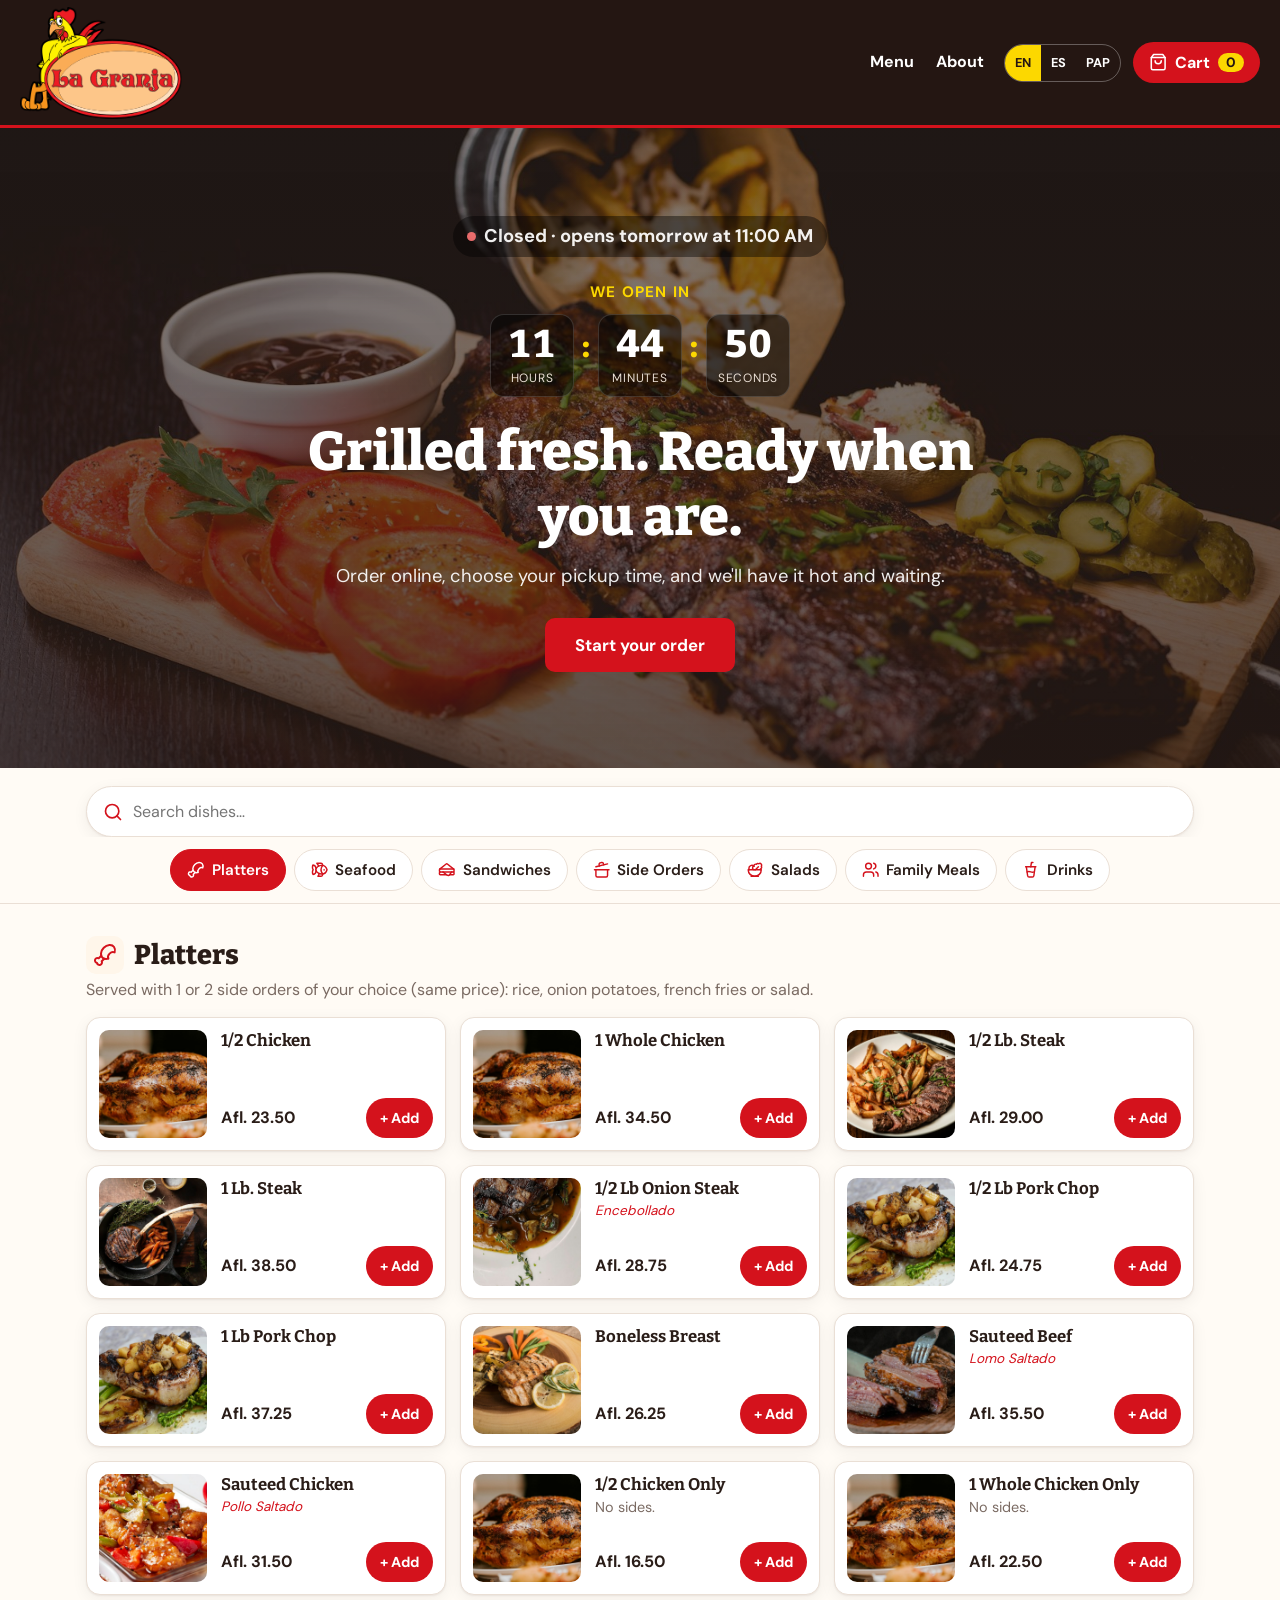
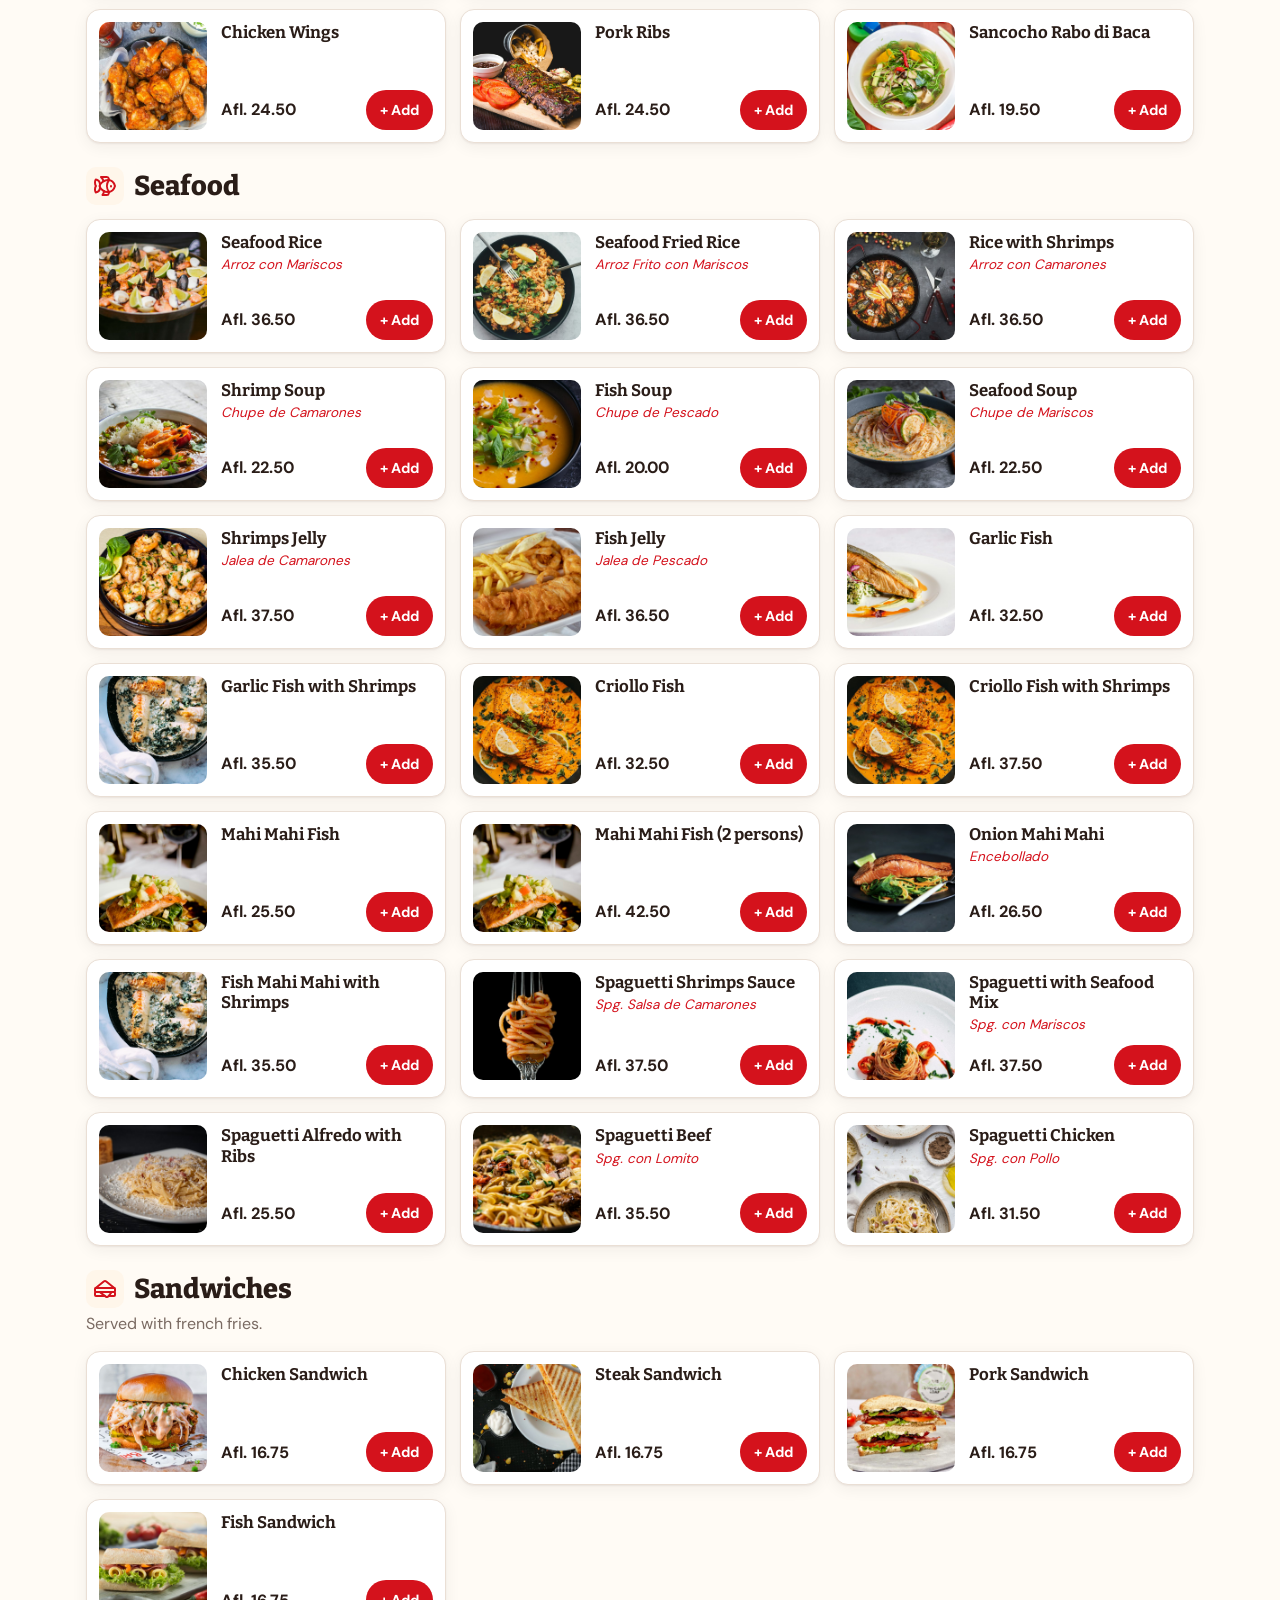
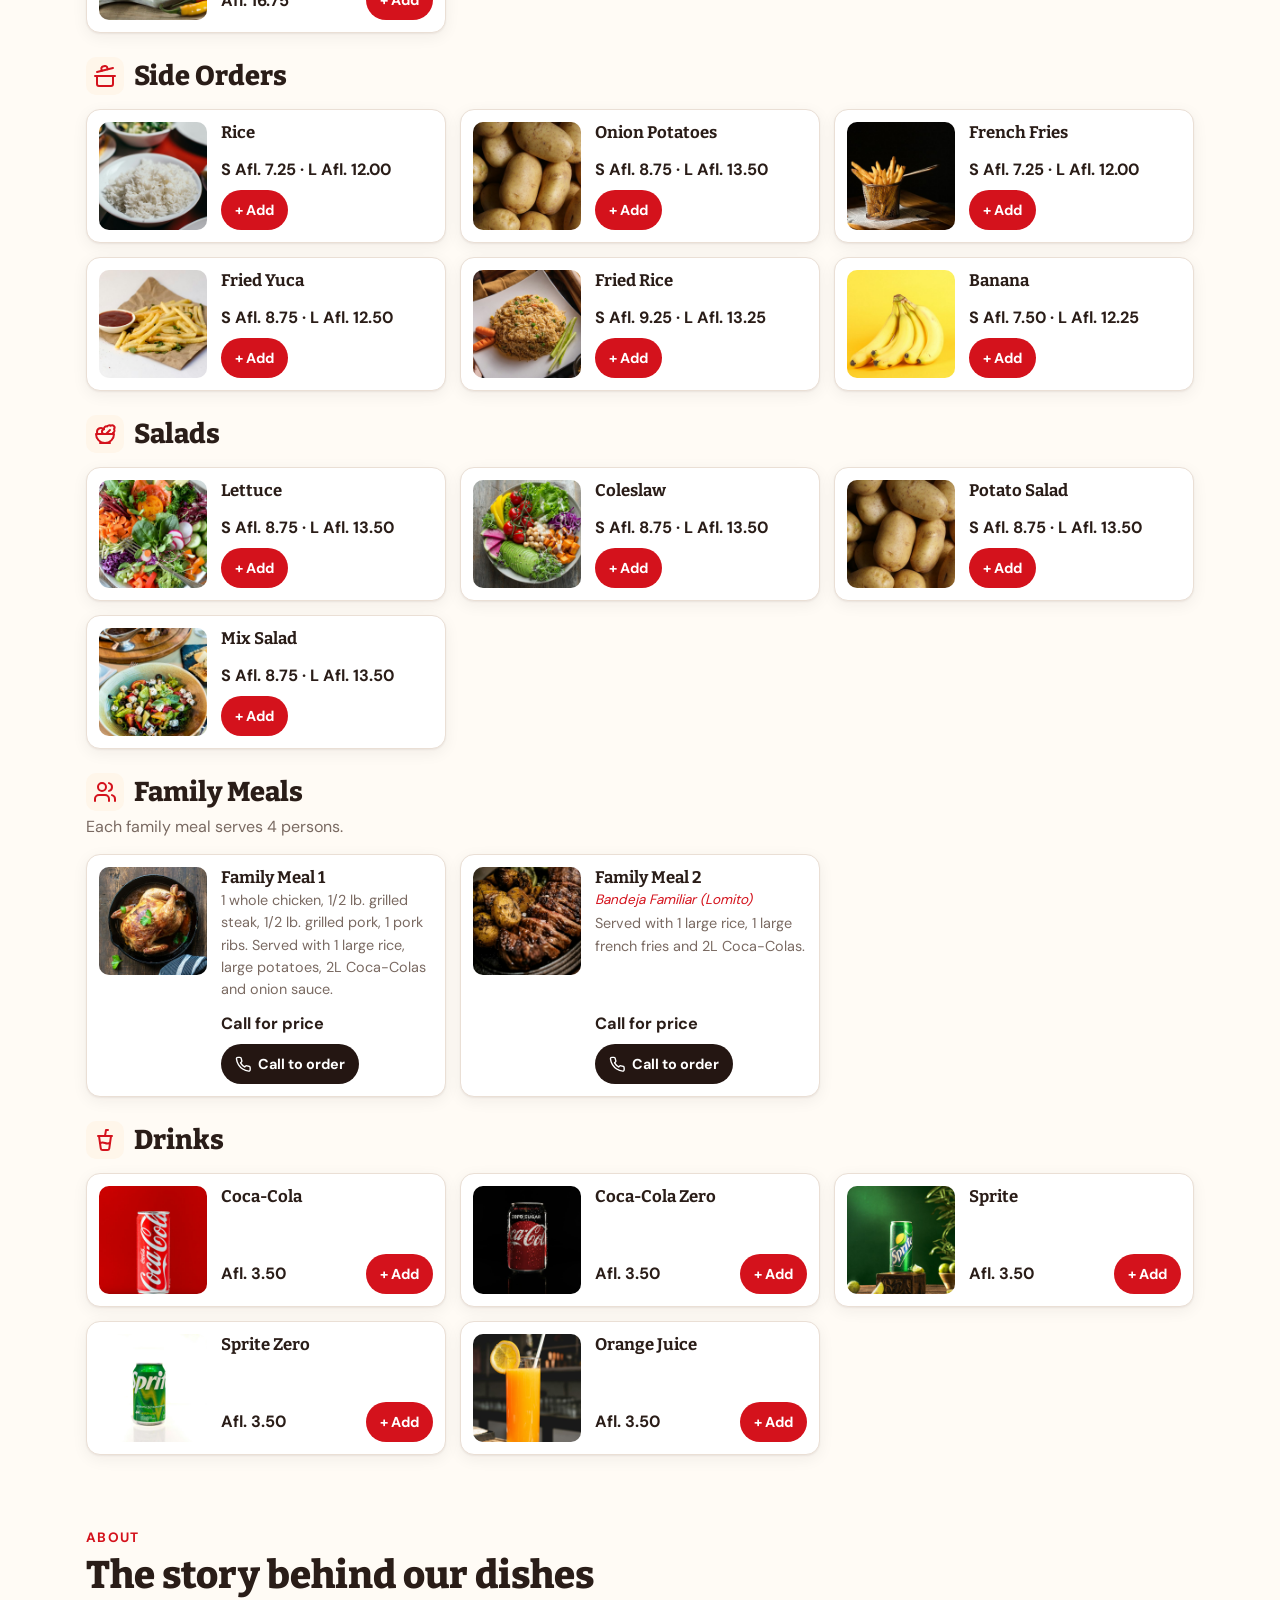
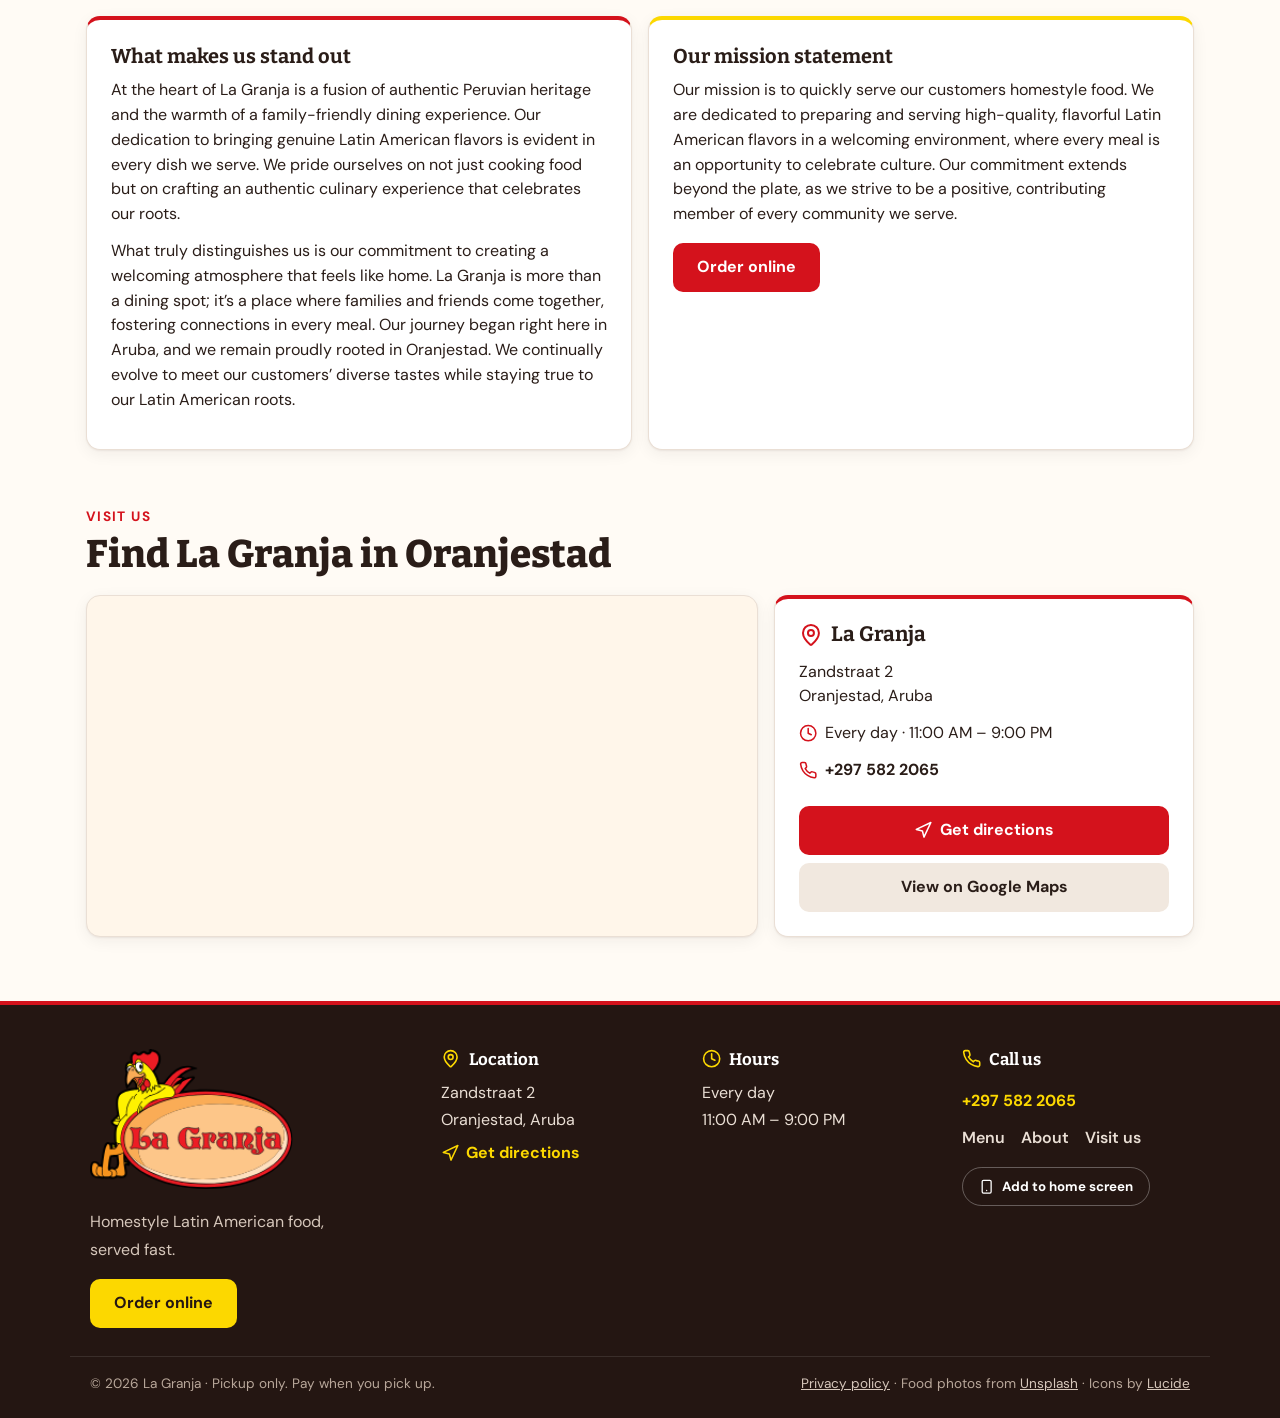
<file: index.html>
<!DOCTYPE html>
<html lang="en">
<head>
  <meta charset="UTF-8">
  <meta name="viewport" content="width=device-width, initial-scale=1.0, viewport-fit=cover">
  <meta name="theme-color" content="#241612">
  <link rel="manifest" href="manifest.webmanifest">
  <link rel="apple-touch-icon" href="images/apple-touch-icon.png">
  <meta name="apple-mobile-web-app-title" content="La Granja">
  <meta name="mobile-web-app-capable" content="yes">
  <meta name="apple-mobile-web-app-capable" content="yes">
  <title>La Granja | Order for Pickup</title>
  <link rel="icon" type="image/png" href="images/logo.png">
  <meta name="description" content="Order chicken, steak, seafood and more online from La Granja at Zandstraat 2, Oranjestad, Aruba, and pick it up fresh. Open every day 11:00 AM – 9:00 PM.">
  <link rel="preload" href="fonts/dm-sans-latin-400-normal.woff2" as="font" type="font/woff2" crossorigin>
  <link rel="preload" href="fonts/bitter-latin-800-normal.woff2" as="font" type="font/woff2" crossorigin>
  <link rel="stylesheet" href="style.css?v=31">
</head>
<body>
  <!-- Icons: Lucide v0.460.0 (https://lucide.dev), ISC License.
       Copyright (c) Cole Bemis 2013-2022 (Feather, MIT) and Lucide Contributors 2022.
       Permission to use, copy, modify, and/or distribute this software for any purpose
       with or without fee is hereby granted, provided that the above copyright notice
       and this permission notice appear in all copies. -->
  <svg width="0" height="0" style="position:absolute" aria-hidden="true">
    <symbol id="i-shopping-bag" viewBox="0 0 24 24"><path d="M6 2 3 6v14a2 2 0 0 0 2 2h14a2 2 0 0 0 2-2V6l-3-4Z" /> <path d="M3 6h18" /> <path d="M16 10a4 4 0 0 1-8 0" /></symbol>
    <symbol id="i-drumstick" viewBox="0 0 24 24"><path d="M15.4 15.63a7.875 6 135 1 1 6.23-6.23 4.5 3.43 135 0 0-6.23 6.23" /> <path d="m8.29 12.71-2.6 2.6a2.5 2.5 0 1 0-1.65 4.65A2.5 2.5 0 1 0 8.7 18.3l2.59-2.59" /></symbol>
    <symbol id="i-fish" viewBox="0 0 24 24"><path d="M6.5 12c.94-3.46 4.94-6 8.5-6 3.56 0 6.06 2.54 7 6-.94 3.47-3.44 6-7 6s-7.56-2.53-8.5-6Z" /> <path d="M18 12v.5" /> <path d="M16 17.93a9.77 9.77 0 0 1 0-11.86" /> <path d="M7 10.67C7 8 5.58 5.97 2.73 5.5c-1 1.5-1 5 .23 6.5-1.24 1.5-1.24 5-.23 6.5C5.58 18.03 7 16 7 13.33" /> <path d="M10.46 7.26C10.2 5.88 9.17 4.24 8 3h5.8a2 2 0 0 1 1.98 1.67l.23 1.4" /> <path d="m16.01 17.93-.23 1.4A2 2 0 0 1 13.8 21H9.5a5.96 5.96 0 0 0 1.49-3.98" /></symbol>
    <symbol id="i-sandwich" viewBox="0 0 24 24"><path d="m2.37 11.223 8.372-6.777a2 2 0 0 1 2.516 0l8.371 6.777" /> <path d="M21 15a1 1 0 0 1 1 1v2a1 1 0 0 1-1 1h-5.25" /> <path d="M3 15a1 1 0 0 0-1 1v2a1 1 0 0 0 1 1h9" /> <path d="m6.67 15 6.13 4.6a2 2 0 0 0 2.8-.4l3.15-4.2" /> <rect width="20" height="4" x="2" y="11" rx="1" /></symbol>
    <symbol id="i-cooking-pot" viewBox="0 0 24 24"><path d="M2 12h20" /> <path d="M20 12v8a2 2 0 0 1-2 2H6a2 2 0 0 1-2-2v-8" /> <path d="m4 8 16-4" /> <path d="m8.86 6.78-.45-1.81a2 2 0 0 1 1.45-2.43l1.94-.48a2 2 0 0 1 2.43 1.46l.45 1.8" /></symbol>
    <symbol id="i-salad" viewBox="0 0 24 24"><path d="M7 21h10" /> <path d="M12 21a9 9 0 0 0 9-9H3a9 9 0 0 0 9 9Z" /> <path d="M11.38 12a2.4 2.4 0 0 1-.4-4.77 2.4 2.4 0 0 1 3.2-2.77 2.4 2.4 0 0 1 3.47-.63 2.4 2.4 0 0 1 3.37 3.37 2.4 2.4 0 0 1-1.1 3.7 2.51 2.51 0 0 1 .03 1.1" /> <path d="m13 12 4-4" /> <path d="M10.9 7.25A3.99 3.99 0 0 0 4 10c0 .73.2 1.41.54 2" /></symbol>
    <symbol id="i-users" viewBox="0 0 24 24"><path d="M16 21v-2a4 4 0 0 0-4-4H6a4 4 0 0 0-4 4v2" /> <circle cx="9" cy="7" r="4" /> <path d="M22 21v-2a4 4 0 0 0-3-3.87" /> <path d="M16 3.13a4 4 0 0 1 0 7.75" /></symbol>
    <symbol id="i-map-pin" viewBox="0 0 24 24"><path d="M20 10c0 4.993-5.539 10.193-7.399 11.799a1 1 0 0 1-1.202 0C9.539 20.193 4 14.993 4 10a8 8 0 0 1 16 0" /> <circle cx="12" cy="10" r="3" /></symbol>
    <symbol id="i-clock" viewBox="0 0 24 24"><circle cx="12" cy="12" r="10" /> <polyline points="12 6 12 12 16 14" /></symbol>
    <symbol id="i-phone" viewBox="0 0 24 24"><path d="M22 16.92v3a2 2 0 0 1-2.18 2 19.79 19.79 0 0 1-8.63-3.07 19.5 19.5 0 0 1-6-6 19.79 19.79 0 0 1-3.07-8.67A2 2 0 0 1 4.11 2h3a2 2 0 0 1 2 1.72 12.84 12.84 0 0 0 .7 2.81 2 2 0 0 1-.45 2.11L8.09 9.91a16 16 0 0 0 6 6l1.27-1.27a2 2 0 0 1 2.11-.45 12.84 12.84 0 0 0 2.81.7A2 2 0 0 1 22 16.92z" /></symbol>
    <symbol id="i-navigation" viewBox="0 0 24 24"><polygon points="3 11 22 2 13 21 11 13 3 11" /></symbol>
    <symbol id="i-house" viewBox="0 0 24 24"><path d="M15 21v-8a1 1 0 0 0-1-1h-4a1 1 0 0 0-1 1v8" /> <path d="M3 10a2 2 0 0 1 .709-1.528l7-5.999a2 2 0 0 1 2.582 0l7 5.999A2 2 0 0 1 21 10v9a2 2 0 0 1-2 2H5a2 2 0 0 1-2-2z" /></symbol>
    <symbol id="i-car" viewBox="0 0 24 24"><path d="M19 17h2c.6 0 1-.4 1-1v-3c0-.9-.7-1.7-1.5-1.9C18.7 10.6 16 10 16 10s-1.3-1.4-2.2-2.3c-.5-.4-1.1-.7-1.8-.7H5c-.6 0-1.1.4-1.4.9l-1.4 2.9A3.7 3.7 0 0 0 2 12v4c0 .6.4 1 1 1h2" /> <circle cx="7" cy="17" r="2" /> <path d="M9 17h6" /> <circle cx="17" cy="17" r="2" /></symbol>
    <symbol id="i-x" viewBox="0 0 24 24"><path d="M18 6 6 18" /> <path d="m6 6 12 12" /></symbol>
    <symbol id="i-circle-check" viewBox="0 0 24 24"><circle cx="12" cy="12" r="10" /> <path d="m9 12 2 2 4-4" /></symbol>
    <symbol id="i-circle-x" viewBox="0 0 24 24"><circle cx="12" cy="12" r="10" /> <path d="m15 9-6 6" /> <path d="m9 9 6 6" /></symbol>
    <symbol id="i-cup-soda" viewBox="0 0 24 24"><path d="m6 8 1.75 12.28a2 2 0 0 0 2 1.72h4.54a2 2 0 0 0 2-1.72L18 8" /> <path d="M5 8h14" /> <path d="M7 15a6.47 6.47 0 0 1 5 0 6.47 6.47 0 0 0 5 0" /> <path d="m12 8 1-6h2" /></symbol>
    <symbol id="i-search" viewBox="0 0 24 24"><circle cx="11" cy="11" r="8" /> <path d="m21 21-4.3-4.3" /></symbol>
    <symbol id="i-smartphone" viewBox="0 0 24 24"><rect width="14" height="20" x="5" y="2" rx="2" ry="2" /> <path d="M12 18h.01" /></symbol>
    <symbol id="i-share" viewBox="0 0 24 24"><path d="M4 12v8a2 2 0 0 0 2 2h12a2 2 0 0 0 2-2v-8" /> <polyline points="16 6 12 2 8 6" /> <line x1="12" x2="12" y1="2" y2="15" /></symbol>
    <symbol id="i-ellipsis-vertical" viewBox="0 0 24 24"><circle cx="12" cy="12" r="1" /> <circle cx="12" cy="5" r="1" /> <circle cx="12" cy="19" r="1" /></symbol>
    <symbol id="i-square-plus" viewBox="0 0 24 24"><rect width="18" height="18" x="3" y="3" rx="2" /> <path d="M8 12h8" /> <path d="M12 8v8" /></symbol>
    <symbol id="i-plus" viewBox="0 0 24 24"><path d="M5 12h14" /> <path d="M12 5v14" /></symbol>
    <symbol id="i-circle-alert" viewBox="0 0 24 24"><circle cx="12" cy="12" r="10" /> <line x1="12" x2="12" y1="8" y2="12" /> <line x1="12" x2="12.01" y1="16" y2="16" /></symbol>
  </svg>

  <!-- ===== TOP BAR ===== -->
  <header class="topbar">
    <a class="logo" href="./" id="logoLink" aria-label="La Granja">
      <!-- Logo in 3 layers so the chicken's head and tail can move -->
      <span class="logo-anim" id="logoAnim">
        <img class="logo-layer" src="images/logo-base.png" alt="La Granja">
        <img class="logo-layer logo-tail" src="images/logo-tail.png" alt="" aria-hidden="true">
        <img class="logo-layer logo-head" src="images/logo-head.png" alt="" aria-hidden="true">
      </span>
    </a>
    <nav class="topnav">
      <a href="#menu" data-i18n="nav_menu">Menu</a>
      <a href="#about" data-i18n="nav_about">About</a>
    </nav>
    <div class="lang-switch" role="group" aria-label="Language" data-i18n-aria="language">
      <button type="button" data-lang="en" lang="en">EN</button>
      <button type="button" data-lang="es" lang="es">ES</button>
      <button type="button" data-lang="pap" lang="pap">PAP</button>
    </div>
    <button class="cart-button" id="openCart" aria-label="Open cart" data-i18n-aria="cart">
      <svg class="icon" aria-hidden="true"><use href="#i-shopping-bag"/></svg> <span class="cart-label" data-i18n="cart">Cart</span> <span class="cart-count" id="cartCount">0</span>
    </button>
  </header>

  <!-- ===== HERO ===== -->
  <section class="hero">
    <p class="open-status" id="openStatus"></p>
    <!-- Countdown to opening time (shown only while closed) -->
    <div class="countdown" id="countdown" role="timer" hidden>
      <p class="countdown-title" data-i18n="countdown_title">We open in</p>
      <div class="countdown-boxes">
        <div class="cd-box"><span id="cdH">00</span><small data-i18n="cd_hours">hours</small></div>
        <span class="cd-sep">:</span>
        <div class="cd-box"><span id="cdM">00</span><small data-i18n="cd_minutes">minutes</small></div>
        <span class="cd-sep">:</span>
        <div class="cd-box"><span id="cdS">00</span><small data-i18n="cd_seconds">seconds</small></div>
      </div>
    </div>
    <h1 data-i18n="hero_title">Grilled fresh. Ready when you are.</h1>
    <p data-i18n="hero_sub">Order online, choose your pickup time, and we'll have it hot and waiting.</p>
    <a href="#menu" class="btn" data-i18n="hero_cta">Start your order</a>
  </section>

  <!-- ===== CATEGORY TABS ===== -->
  <!-- The category bar only sticks while scrolling through the menu -->
  <!-- ===== SEARCH ===== -->
  <div class="search-wrap">
    <label class="search" for="menuSearch">
      <svg class="icon" aria-hidden="true"><use href="#i-search"/></svg>
      <input type="search" id="menuSearch" placeholder="Search dishes…" data-i18n-placeholder="search_ph"
             autocomplete="off" enterkeyhint="search" aria-label="Search dishes" data-i18n-aria="search_ph">
      <button type="button" class="search-clear" id="searchClear" hidden aria-label="Clear" data-i18n-aria="search_clear"><svg class="icon" aria-hidden="true"><use href="#i-x"/></svg></button>
    </label>
  </div>

  <div class="menu-wrap">
    <nav class="tabs" id="menu"></nav>

    <p class="search-empty" id="searchEmpty" hidden></p>

    <!-- ===== MENU (filled in by script.js) ===== -->
    <main class="menu" id="menuList"></main>
  </div>

  <!-- ===== INFO ===== -->
  <!-- ===== ABOUT ===== -->
  <section class="about" id="about">
    <p class="about-kicker" data-i18n="about_kicker">About</p>
    <h2 data-i18n="about_title">The story behind our dishes</h2>

    <div class="about-grid">
      <div class="about-card">
        <h3 data-i18n="about_h1">What makes us stand out</h3>
        <p data-i18n="about_p1">At the heart of La Granja is a fusion of authentic Peruvian heritage and the warmth of a family-friendly dining experience. Our dedication to bringing genuine Latin American flavors is evident in every dish we serve. We pride ourselves on not just cooking food but on crafting an authentic culinary experience that celebrates our roots.</p>
        <p data-i18n="about_p2">What truly distinguishes us is our commitment to creating a welcoming atmosphere that feels like home. La Granja is more than a dining spot; it’s a place where families and friends come together, fostering connections in every meal. Our journey began right here in Aruba, and we remain proudly rooted in Oranjestad. We continually evolve to meet our customers’ diverse tastes while staying true to our Latin American roots.</p>
      </div>
      <div class="about-card">
        <h3 data-i18n="about_h2">Our mission statement</h3>
        <p data-i18n="about_p3">Our mission is to quickly serve our customers homestyle food. We are dedicated to preparing and serving high-quality, flavorful Latin American flavors in a welcoming environment, where every meal is an opportunity to celebrate culture. Our commitment extends beyond the plate, as we strive to be a positive, contributing member of every community we serve.</p>
        <a href="#menu" class="btn" data-i18n="about_cta">Order online</a>
      </div>
    </div>
  </section>

  <!-- ===== MAP ===== -->
  <section class="find-us" id="find-us">
    <p class="about-kicker" data-i18n="find_kicker">Visit us</p>
    <h2 data-i18n="find_title">Find La Granja in Oranjestad</h2>
    <div class="find-grid">
      <div class="map-frame">
        <iframe src="https://maps.google.com/maps?q=12.520486,-70.031549&amp;z=18&amp;output=embed" title="Map: La Granja, Zandstraat 2, Oranjestad, Aruba"
                loading="lazy" referrerpolicy="no-referrer-when-downgrade" allowfullscreen></iframe>
      </div>
      <div class="find-card">
        <h3><svg class="icon" aria-hidden="true"><use href="#i-map-pin"/></svg> La Granja</h3>
        <p>Zandstraat 2<br>Oranjestad, Aruba</p>
        <p class="find-hours"><svg class="icon" aria-hidden="true"><use href="#i-clock"/></svg> <span><span data-i18n="info_every_day">Every day</span> · 11:00 AM – 9:00 PM</span></p>
        <p class="find-hours"><svg class="icon" aria-hidden="true"><use href="#i-phone"/></svg> <a href="tel:+2975822065">+297 582 2065</a></p>
        <div class="find-buttons">
          <a class="btn" href="https://www.google.com/maps/dir/?api=1&amp;destination=12.520486%2C-70.031549" target="_blank" rel="noopener"><svg class="icon" aria-hidden="true"><use href="#i-navigation"/></svg> <span data-i18n="info_directions">Get directions</span></a>
          <a class="btn btn-light" href="https://www.google.com/maps?cid=6213424868359497758" target="_blank" rel="noopener" data-i18n="view_on_maps">View on Google Maps</a>
        </div>
      </div>
    </div>
  </section>

  <!-- ===== FOOTER ===== -->
  <footer class="site-footer" id="contact">
    <div class="footer-grid">
      <div class="footer-brand">
        <img src="images/logo.png" alt="La Granja" class="footer-logo">
        <p data-i18n="footer_tagline">Homestyle Latin American food, served fast.</p>
        <a href="#menu" class="btn btn-yellow" data-i18n="about_cta">Order online</a>
      </div>
      <div>
        <h3><svg class="icon" aria-hidden="true"><use href="#i-map-pin"/></svg> <span data-i18n="info_location">Location</span></h3>
        <p>Zandstraat 2<br>Oranjestad, Aruba</p>
        <a class="footer-link" href="https://www.google.com/maps/dir/?api=1&amp;destination=12.520486%2C-70.031549" target="_blank" rel="noopener"><svg class="icon" aria-hidden="true"><use href="#i-navigation"/></svg> <span data-i18n="info_directions">Get directions</span></a>
      </div>
      <div>
        <h3><svg class="icon" aria-hidden="true"><use href="#i-clock"/></svg> <span data-i18n="info_hours">Hours</span></h3>
        <p><span data-i18n="info_every_day">Every day</span><br>11:00 AM – 9:00 PM</p>
      </div>
      <div>
        <h3><svg class="icon" aria-hidden="true"><use href="#i-phone"/></svg> <span data-i18n="info_call">Call us</span></h3>
        <p><a class="footer-link" href="tel:+2975822065">+297 582 2065</a></p>
        <nav class="footer-nav">
          <a href="#menu" data-i18n="nav_menu">Menu</a>
          <a href="#about" data-i18n="nav_about">About</a>
          <a href="#find-us" data-i18n="find_kicker">Visit us</a>
        </nav>
        <button type="button" class="install-btn" data-install hidden><svg class="icon" aria-hidden="true"><use href="#i-smartphone"/></svg> <span data-i18n="install_btn">Add to home screen</span></button>
      </div>
    </div>
    <div class="footer-bottom">
      <span>© <span id="year"></span> La Granja · <span data-i18n="footer_pickup">Pickup only. Pay when you pick up.</span></span>
      <span><a href="privacy.html" data-i18n="privacy_link">Privacy policy</a> · <span data-i18n="footer_photos">Food photos from</span> <a href="https://unsplash.com">Unsplash</a> · <span data-i18n="footer_icons">Icons by</span> <a href="https://lucide.dev">Lucide</a></span>
    </div>
  </footer>

  <!-- ===== "VIEW ORDER" BAR (phones: bottom of the screen) ===== -->
  <button type="button" class="order-bar" id="orderBar" hidden>
    <span class="order-bar-count" id="orderBarCount">0</span>
    <span class="order-bar-label" data-i18n="view_order">View order</span>
    <span class="order-bar-total" id="orderBarTotal">Afl. 0.00</span>
  </button>

  <!-- ===== CART DRAWER ===== -->
  <div class="overlay" id="overlay"></div>
  <aside class="cart" id="cart" aria-label="Your order">
    <div class="cart-header">
      <h2 data-i18n="cart_title">Your Order</h2>
      <button class="close" id="closeCart" aria-label="Close cart" data-i18n-aria="close"><svg class="icon" aria-hidden="true"><use href="#i-x"/></svg></button>
    </div>

    <!-- On-screen receipt after an order (filled in by script.js) -->
    <div id="receipt" class="receipt" hidden></div>

    <div id="cartItems" class="cart-items"></div>

    <!-- Drink suggestion (shown when there's no drink in the order) -->
    <div class="drink-ask" id="drinkAsk" hidden></div>

    <!-- Promo code -->
    <div class="promo" id="promoBox">
      <label for="promoInput" data-i18n="promo_label">Promo code</label>
      <div class="promo-row">
        <input type="text" id="promoInput" maxlength="30" autocomplete="off" autocapitalize="characters"
               spellcheck="false" enterkeyhint="done" placeholder="Enter code" data-i18n-placeholder="promo_ph">
        <button type="button" class="btn btn-light" id="promoApply" data-i18n="promo_apply">Apply</button>
      </div>
      <p class="promo-msg" id="promoMsg"></p>
    </div>

    <div class="cart-sums">
      <div class="sum-line" id="subtotalLine" hidden><span data-i18n="subtotal">Subtotal</span><span id="cartSubtotal"></span></div>
      <div class="sum-line sum-discount" id="discountLine" hidden><span id="discountLabel"></span><span id="cartDiscount"></span></div>
    </div>

    <div class="cart-total">
      <span data-i18n="total">Total</span>
      <strong id="cartTotal">Afl. 0.00</strong>
    </div>

    <!-- CHECKOUT FORM -->
    <form id="orderForm" class="order-form">
      <p class="closed-notice" id="closedNotice" hidden></p>
      <h3 data-i18n="pickup_details">Pickup details</h3>

      <label><span data-i18n="f_name">Your name</span>
        <input type="text" name="name" required placeholder="Maria Croes" autocomplete="name" autocapitalize="words" enterkeyhint="next">
      </label>

      <label><span data-i18n="f_phone">Phone number</span>
        <input type="tel" name="phone" required placeholder="+297 560 1234" inputmode="tel" autocomplete="tel" enterkeyhint="next"
               pattern="[0-9+\(\)\-\s]{7,20}" title="Please enter a real phone number (at least 7 digits)" data-i18n-title="f_phone_title">
      </label>

      <label><span data-i18n="f_email">Email (in case we need to reach you)</span>
        <input type="email" name="email" required placeholder="you@example.com" inputmode="email" autocomplete="email" autocapitalize="off" spellcheck="false" enterkeyhint="next">
      </label>

      <fieldset class="pickup-method">
        <legend data-i18n="how_pickup">How will you pick up?</legend>
        <label class="choice"><input type="radio" name="pickup_method" value="Pickup inside" checked>
          <span><span class="pm-title"><svg class="icon" aria-hidden="true"><use href="#i-house"/></svg> <span data-i18n="pickup_inside">Pickup inside</span></span><br><small data-i18n="pickup_inside_sub">At the counter</small></span></label>
        <label class="choice"><input type="radio" name="pickup_method" value="Drive-thru">
          <span><span class="pm-title"><svg class="icon" aria-hidden="true"><use href="#i-car"/></svg> <span data-i18n="drive_thru">Drive-thru</span></span><br><small data-i18n="drive_thru_sub">Stay in your car</small></span></label>
      </fieldset>

      <label class="car-field" id="carField" hidden><span data-i18n="car_label">Your car (optional)</span>
        <input type="text" name="car" maxlength="60" autocomplete="off" placeholder="e.g. White Toyota Yaris" data-i18n-placeholder="car_ph">
      </label>

      <label><span id="pickupLabel" data-i18n="pickup_in">I'll pick up in…</span>
        <!-- Choices are filled in by script.js (depends on opening hours) -->
        <select name="pickup_minutes" id="pickupMinutes" required></select>
      </label>

      <label><span data-i18n="notes_label">Special instructions (optional)</span>
        <textarea name="notes" rows="2" placeholder="Allergies, extra sauce, etc." data-i18n-placeholder="notes_ph"></textarea>
      </label>

      <!-- Spam trap: hidden from people, robots fill it in -->
      <input type="checkbox" name="botcheck" class="botcheck" tabindex="-1" autocomplete="off" aria-hidden="true">

      <p class="form-note" data-i18n="form_note">We may call to confirm your order. Large orders are confirmed by phone before we start cooking.</p>
      <p class="form-note"><span data-i18n="privacy_note">We only use your details for your order.</span> <a href="privacy.html" target="_blank" data-i18n="privacy_link">Privacy policy</a></p>
      <button type="submit" class="btn btn-full" id="submitBtn" data-i18n="place_order">Place order</button>
      <p class="form-message" id="formMessage"></p>
    </form>
  </aside>

  <!-- ===== OPTIONS POPUP (choose sides / size) ===== -->
  <div class="options" id="options" role="dialog" aria-label="Choose options">
    <div id="optionsBody"></div>
    <p class="form-message error" id="optionsError"></p>
    <div class="options-buttons">
      <button type="button" class="btn btn-light" id="optionsCancel" data-i18n="opt_cancel">Cancel</button>
      <button type="button" class="btn" id="optionsAdd" data-i18n="opt_add">Add to order</button>
    </div>
  </div>

  <div class="toast" id="toast" role="status"></div>

  <!-- ===== "ADD TO HOME SCREEN" STEPS ===== -->
  <div class="install-sheet" id="installSheet" role="dialog" aria-modal="true" aria-labelledby="installTitle" hidden>
    <div class="install-box">
      <img src="images/icon-192.png" alt="" class="install-icon">
      <h3 id="installTitle" data-i18n="install_title">Add La Granja to your phone</h3>
      <p data-i18n="install_why">Order faster next time: La Granja opens like an app from your home screen.</p>
      <ol class="install-steps" id="installSteps"></ol>
      <button type="button" class="btn btn-full" id="installClose" data-i18n="install_close">Got it</button>
    </div>
  </div>

  <script src="i18n.js?v=31"></script>
  <script src="script.js?v=31"></script>
</body>
</html>
</file>
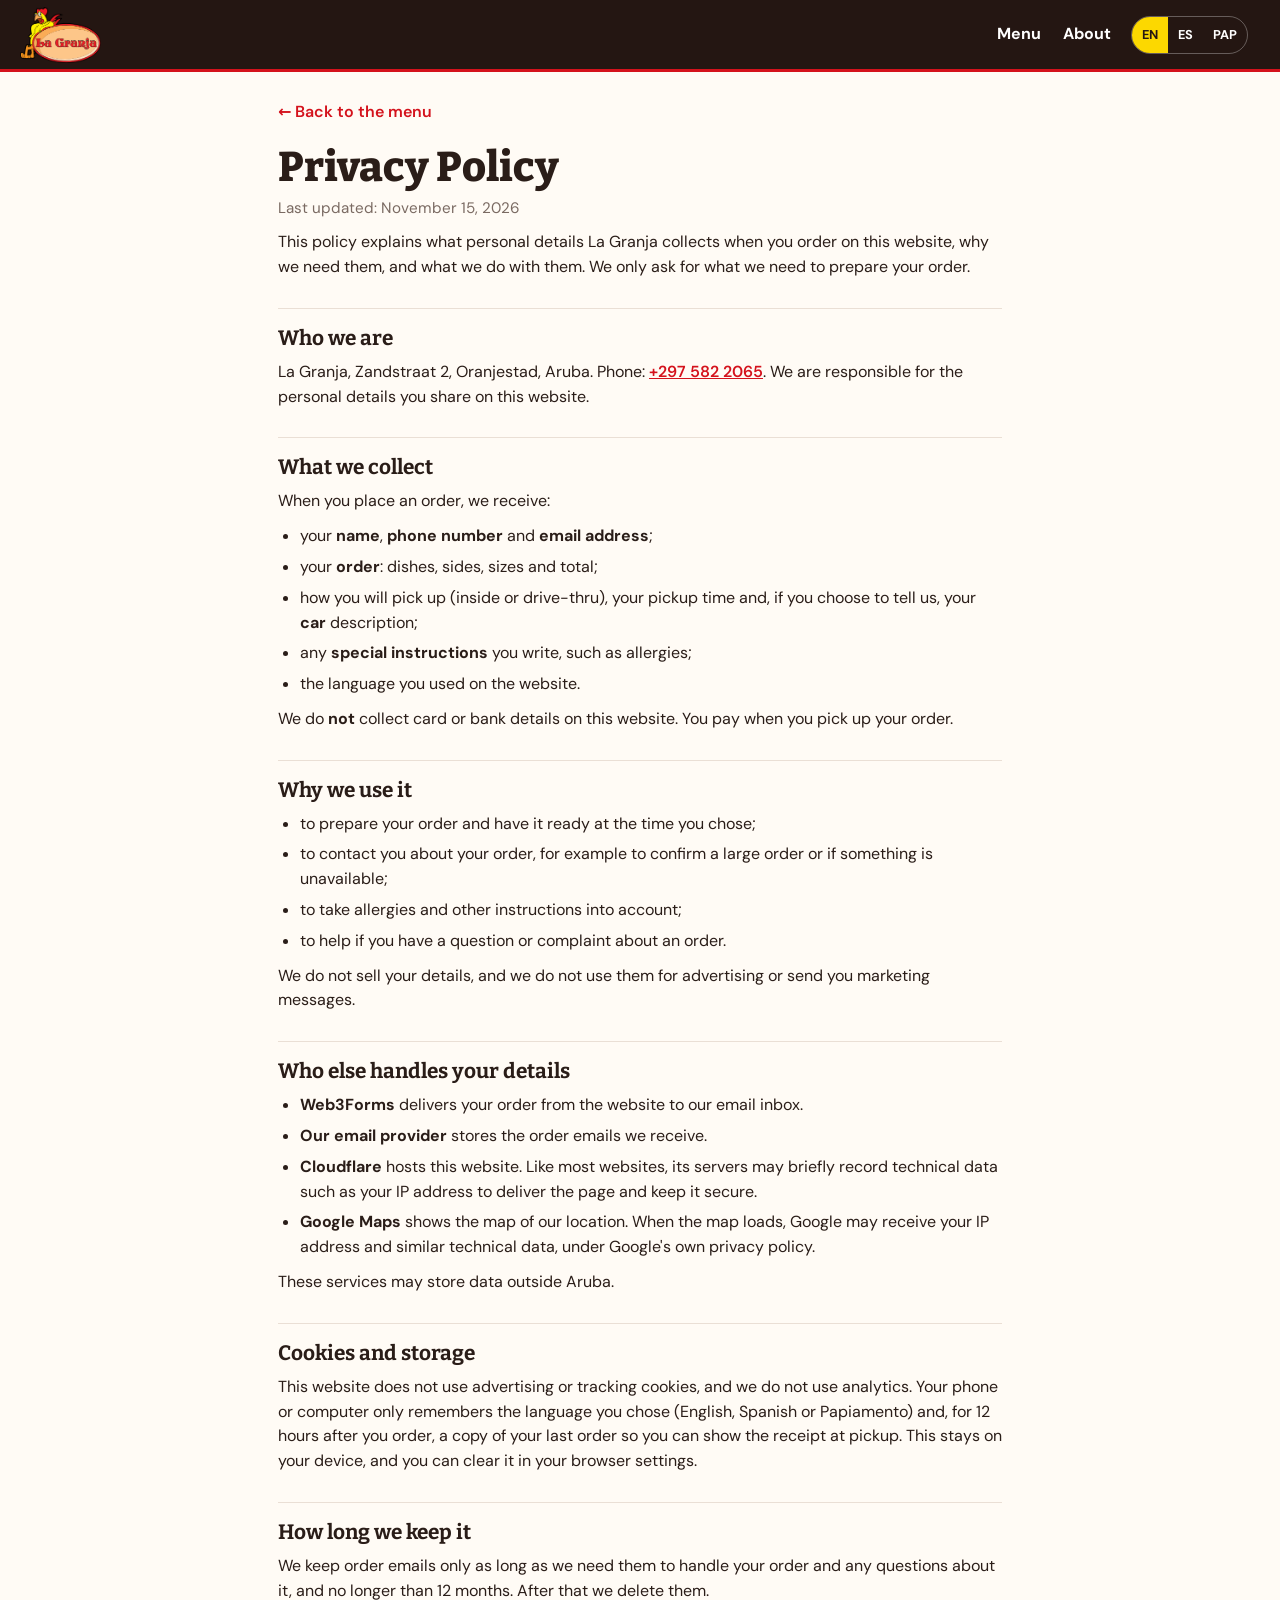
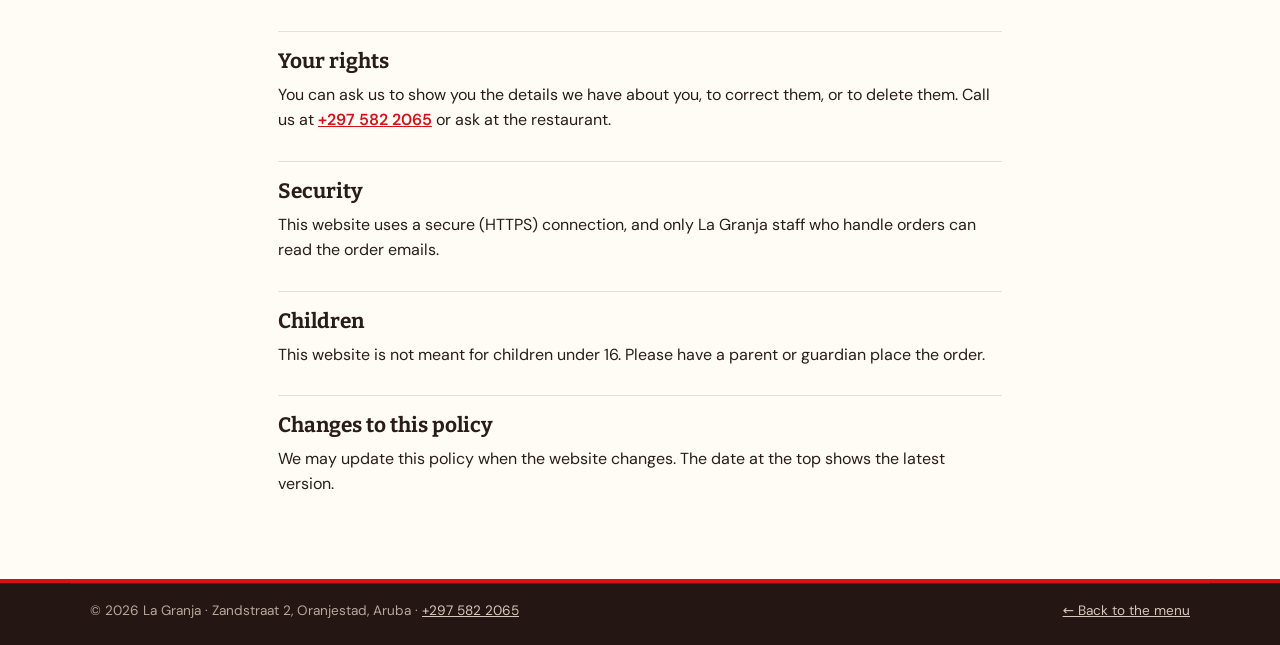
<file: privacy.html>
<!DOCTYPE html>
<html lang="en">
<head>
  <meta charset="UTF-8">
  <meta name="viewport" content="width=device-width, initial-scale=1.0, viewport-fit=cover">
  <meta name="theme-color" content="#241612">
  <link rel="manifest" href="manifest.webmanifest">
  <link rel="apple-touch-icon" href="images/apple-touch-icon.png">
  <title>Privacy Policy | La Granja</title>
  <meta name="description" content="How La Granja in Oranjestad, Aruba, handles the personal details you share when you order online.">
  <link rel="icon" type="image/png" href="images/logo.png">
  <link rel="stylesheet" href="style.css?v=31">
</head>
<body class="scrolled">

  <header class="topbar">
    <a class="logo" href="index.html"><img src="images/logo.png" alt="La Granja"></a>
    <nav class="topnav">
      <a href="index.html#menu" data-i18n="nav_menu">Menu</a>
      <a href="index.html#about" data-i18n="nav_about">About</a>
    </nav>
    <div class="lang-switch" role="group" aria-label="Language" data-i18n-aria="language">
      <button type="button" data-lang="en" lang="en">EN</button>
      <button type="button" data-lang="es" lang="es">ES</button>
      <button type="button" data-lang="pap" lang="pap">PAP</button>
    </div>
  </header>

  <main class="policy">
    <a class="policy-back" href="index.html" data-i18n="back_to_menu">← Back to the menu</a>

    <!-- ===================== ENGLISH ===================== -->
    <article lang="en" data-policy="en">
      <h1>Privacy Policy</h1>
      <p class="policy-updated">Last updated: November 15, 2026</p>

      <p>This policy explains what personal details La Granja collects when you order on this website, why we need them, and what we do with them. We only ask for what we need to prepare your order.</p>

      <h2>Who we are</h2>
      <p>La Granja, Zandstraat 2, Oranjestad, Aruba. Phone: <a href="tel:+2975822065">+297 582 2065</a>. We are responsible for the personal details you share on this website.</p>

      <h2>What we collect</h2>
      <p>When you place an order, we receive:</p>
      <ul>
        <li>your <strong>name</strong>, <strong>phone number</strong> and <strong>email address</strong>;</li>
        <li>your <strong>order</strong>: dishes, sides, sizes and total;</li>
        <li>how you will pick up (inside or drive-thru), your pickup time and, if you choose to tell us, your <strong>car</strong> description;</li>
        <li>any <strong>special instructions</strong> you write, such as allergies;</li>
        <li>the language you used on the website.</li>
      </ul>
      <p>We do <strong>not</strong> collect card or bank details on this website. You pay when you pick up your order.</p>

      <h2>Why we use it</h2>
      <ul>
        <li>to prepare your order and have it ready at the time you chose;</li>
        <li>to contact you about your order, for example to confirm a large order or if something is unavailable;</li>
        <li>to take allergies and other instructions into account;</li>
        <li>to help if you have a question or complaint about an order.</li>
      </ul>
      <p>We do not sell your details, and we do not use them for advertising or send you marketing messages.</p>

      <h2>Who else handles your details</h2>
      <ul>
        <li><strong>Web3Forms</strong> delivers your order from the website to our email inbox.</li>
        <li><strong>Our email provider</strong> stores the order emails we receive.</li>
        <li><strong>Cloudflare</strong> hosts this website. Like most websites, its servers may briefly record technical data such as your IP address to deliver the page and keep it secure.</li>
        <li><strong>Google Maps</strong> shows the map of our location. When the map loads, Google may receive your IP address and similar technical data, under Google's own privacy policy.</li>
      </ul>
      <p>These services may store data outside Aruba.</p>

      <h2>Cookies and storage</h2>
      <p>This website does not use advertising or tracking cookies, and we do not use analytics. Your phone or computer only remembers the language you chose (English, Spanish or Papiamento) and, for 12 hours after you order, a copy of your last order so you can show the receipt at pickup. This stays on your device, and you can clear it in your browser settings.</p>

      <h2>How long we keep it</h2>
      <p>We keep order emails only as long as we need them to handle your order and any questions about it, and no longer than 12 months. After that we delete them.</p>

      <h2>Your rights</h2>
      <p>You can ask us to show you the details we have about you, to correct them, or to delete them. Call us at <a href="tel:+2975822065">+297 582 2065</a> or ask at the restaurant.</p>

      <h2>Security</h2>
      <p>This website uses a secure (HTTPS) connection, and only La Granja staff who handle orders can read the order emails.</p>

      <h2>Children</h2>
      <p>This website is not meant for children under 16. Please have a parent or guardian place the order.</p>

      <h2>Changes to this policy</h2>
      <p>We may update this policy when the website changes. The date at the top shows the latest version.</p>
    </article>

    <!-- ===================== ESPAÑOL ===================== -->
    <article lang="es" data-policy="es" hidden>
      <h1>Política de privacidad</h1>
      <p class="policy-updated">Última actualización: 15 de noviembre de 2026</p>

      <p>Esta política explica qué datos personales recopila La Granja cuando haces un pedido en este sitio web, por qué los necesitamos y qué hacemos con ellos. Solo pedimos lo necesario para preparar tu orden.</p>

      <h2>Quiénes somos</h2>
      <p>La Granja, Zandstraat 2, Oranjestad, Aruba. Teléfono: <a href="tel:+2975822065">+297 582 2065</a>. Somos responsables de los datos personales que compartes en este sitio web.</p>

      <h2>Qué datos recopilamos</h2>
      <p>Cuando haces un pedido, recibimos:</p>
      <ul>
        <li>tu <strong>nombre</strong>, <strong>número de teléfono</strong> y <strong>correo electrónico</strong>;</li>
        <li>tu <strong>orden</strong>: platos, acompañantes, tamaños y total;</li>
        <li>cómo vas a recoger (adentro o drive-thru), la hora de recogida y, si decides indicarlo, la descripción de tu <strong>carro</strong>;</li>
        <li>las <strong>instrucciones especiales</strong> que escribas, como alergias;</li>
        <li>el idioma que usaste en el sitio web.</li>
      </ul>
      <p><strong>No</strong> recopilamos datos de tarjetas ni bancarios en este sitio web. Pagas al recoger tu orden.</p>

      <h2>Para qué los usamos</h2>
      <ul>
        <li>para preparar tu orden y tenerla lista a la hora que elegiste;</li>
        <li>para contactarte sobre tu orden, por ejemplo para confirmar una orden grande o si algo no está disponible;</li>
        <li>para tener en cuenta alergias y otras instrucciones;</li>
        <li>para ayudarte si tienes una pregunta o queja sobre una orden.</li>
      </ul>
      <p>No vendemos tus datos ni los usamos para publicidad, y no te enviamos mensajes de marketing.</p>

      <h2>Quién más maneja tus datos</h2>
      <ul>
        <li><strong>Web3Forms</strong> envía tu orden del sitio web a nuestro correo electrónico.</li>
        <li><strong>Nuestro proveedor de correo electrónico</strong> guarda los correos de las órdenes que recibimos.</li>
        <li><strong>Cloudflare</strong> aloja este sitio web. Como la mayoría de los sitios web, sus servidores pueden registrar por poco tiempo datos técnicos como tu dirección IP para mostrar la página y mantenerla segura.</li>
        <li><strong>Google Maps</strong> muestra el mapa de nuestra ubicación. Cuando el mapa se carga, Google puede recibir tu dirección IP y datos técnicos similares, según su propia política de privacidad.</li>
      </ul>
      <p>Estos servicios pueden guardar datos fuera de Aruba.</p>

      <h2>Cookies y almacenamiento</h2>
      <p>Este sitio web no usa cookies de publicidad ni de seguimiento, y no usamos herramientas de análisis. Tu teléfono o computadora solo recuerda el idioma que elegiste (inglés, español o papiamento) y, durante 12 horas después de tu pedido, una copia de tu última orden para que puedas mostrar el recibo al recoger. Esto se queda en tu dispositivo y puedes borrarlo en la configuración de tu navegador.</p>

      <h2>Cuánto tiempo los guardamos</h2>
      <p>Guardamos los correos de las órdenes solo el tiempo necesario para atender tu orden y cualquier pregunta sobre ella, y nunca más de 12 meses. Después los borramos.</p>

      <h2>Tus derechos</h2>
      <p>Puedes pedirnos ver los datos que tenemos sobre ti, corregirlos o borrarlos. Llámanos al <a href="tel:+2975822065">+297 582 2065</a> o pregunta en el restaurante.</p>

      <h2>Seguridad</h2>
      <p>Este sitio web usa una conexión segura (HTTPS), y solo el personal de La Granja que atiende las órdenes puede leer los correos de las órdenes.</p>

      <h2>Menores de edad</h2>
      <p>Este sitio web no está dirigido a menores de 16 años. Por favor, pide a un padre, madre o tutor que haga el pedido.</p>

      <h2>Cambios a esta política</h2>
      <p>Podemos actualizar esta política cuando cambie el sitio web. La fecha de arriba muestra la versión más reciente.</p>
    </article>

    <!-- ===================== PAPIAMENTO (Aruba) ===================== -->
    <!-- Please have a native speaker review this translation. -->
    <article lang="pap" data-policy="pap" hidden>
      <h1>Maneho di privacidad</h1>
      <p class="policy-updated">Ultimo cambio: 15 di november 2026</p>

      <p>E maneho aki ta splica ki informacion personal La Granja ta haya ora bo haci un order riba e website aki, pakiko nos tin mester di dje, y kico nos ta haci cu ne. Nos ta pidi solamente loque nos tin mester pa prepara bo order.</p>

      <h2>Ken nos ta</h2>
      <p>La Granja, Zandstraat 2, Oranjestad, Aruba. Telefon: <a href="tel:+2975822065">+297 582 2065</a>. Nos ta responsabel pa e informacion personal cu bo ta comparti riba e website aki.</p>

      <h2>Ki informacion nos ta haya</h2>
      <p>Ora bo haci un order, nos ta haya:</p>
      <ul>
        <li>bo <strong>nomber</strong>, <strong>number di telefon</strong> y <strong>email</strong>;</li>
        <li>bo <strong>order</strong>: e platonan, acompañamento, tamaño y total;</li>
        <li>con bo ta bin busca (paden of drive-thru), e ora cu bo ta bin busca y, si bo kier bisa nos, un descripcion di bo <strong>auto</strong>;</li>
        <li>cualkier <strong>instruccion especial</strong> cu bo skirbi, manera alergia;</li>
        <li>e idioma cu bo a usa riba e website.</li>
      </ul>
      <p>Nos <strong>no</strong> ta haya informacion di carchi di pago ni di banco riba e website aki. Bo ta paga ora bo bin busca bo order.</p>

      <h2>Pakiko nos ta us'e</h2>
      <ul>
        <li>pa prepara bo order y tene'le cla na e ora cu bo a scoge;</li>
        <li>pa tuma contacto cu bo tocante bo order, por ehempel pa confirma un order grandi of si algo no ta disponibel;</li>
        <li>pa tene cuenta cu alergia y otro instruccion;</li>
        <li>pa yuda bo si bo tin un pregunta of keho tocante un order.</li>
      </ul>
      <p>Nos no ta bende bo informacion, nos no ta us'e pa reclame, y nos no ta manda bo mensahe di marketing.</p>

      <h2>Ken mas ta maneha bo informacion</h2>
      <ul>
        <li><strong>Web3Forms</strong> ta manda bo order for di e website na nos email.</li>
        <li><strong>Nos proveedor di email</strong> ta warda e emailnan di order cu nos ta ricibi.</li>
        <li><strong>Cloudflare</strong> ta hospeda e website aki. Manera mayoria website, nan servidornan por registra pa poco tempo informacion tecnico manera bo IP-adres, pa mustra e pagina y tene'le sigur.</li>
        <li><strong>Google Maps</strong> ta mustra e mapa di unda nos ta. Ora e mapa ta carga, Google por haya bo IP-adres y informacion tecnico similar, segun Google su mes maneho di privacidad.</li>
      </ul>
      <p>E servicionan aki por warda informacion pafo di Aruba.</p>

      <h2>Cookies y almacenahe</h2>
      <p>E website aki no ta usa cookies di reclame ni di sigui bo, y nos no ta usa herment di analisis. Bo telefon of computer ta corda solamente e idioma cu bo a scoge (Ingles, Spaño of Papiamento) y, pa 12 ora despues di bo order, un copia di bo ultimo order pa bo por mustra e recibo ora bo bin busca. Esey ta keda riba bo aparato, y bo por borr'e den e configuracion di bo browser.</p>

      <h2>Pa cuanto tempo nos ta warda e informacion</h2>
      <p>Nos ta warda e emailnan di order solamente e tempo cu nos tin mester pa atende bo order y cualkier pregunta tocante dje, y nunca mas cu 12 luna. Despues nos ta borr'e.</p>

      <h2>Bo derechonan</h2>
      <p>Bo por pidi nos pa mustra bo e informacion cu nos tin di bo, pa corigi esaki, of pa borr'e. Yama nos na <a href="tel:+2975822065">+297 582 2065</a> of puntra den e restaurant.</p>

      <h2>Siguridad</h2>
      <p>E website aki ta usa un conexion sigur (HTTPS), y solamente e personal di La Granja cu ta atende order por lesa e emailnan di order.</p>

      <h2>Mucha</h2>
      <p>E website aki no ta pa mucha bou di 16 aña. Por fabor laga un mayor of guardian haci e order.</p>

      <h2>Cambio na e maneho aki</h2>
      <p>Nos por cambia e maneho aki ora e website cambia. E fecha ariba ta mustra e version mas nobo.</p>
    </article>
  </main>

  <footer class="site-footer">
    <div class="footer-bottom">
      <span>© <span id="year"></span> La Granja · Zandstraat 2, Oranjestad, Aruba · <a href="tel:+2975822065">+297 582 2065</a></span>
      <span><a href="index.html" data-i18n="back_to_menu">← Back to the menu</a></span>
    </div>
  </footer>

  <script src="i18n.js?v=31"></script>
  <script>
    // Show the policy in the chosen language
    function showPolicy() {
      document.querySelectorAll("[data-policy]").forEach((el) => (el.hidden = el.dataset.policy !== currentLang));
      document.title = `${document.querySelector(`[data-policy="${currentLang}"] h1`).textContent} | La Granja`;
    }
    document.querySelectorAll(".lang-switch button").forEach((b) =>
      b.addEventListener("click", () => setLanguage(b.dataset.lang)));
    document.addEventListener("languagechange", showPolicy);
    document.getElementById("year").textContent = new Date().getFullYear();
    applyStaticTranslations();
    showPolicy();
  </script>
</body>
</html>
</file>
<file: style.css>
/* =========================================================
   LA GRANJA – STYLES
   Brand colors come from the logo. Change them here to restyle
   the whole site.
   ========================================================= */
/* Brand fonts (SIL Open Font License, see fonts/ folder) */
@font-face { font-family: "Bitter"; font-style: normal; font-weight: 700; font-display: swap; src: url("fonts/bitter-latin-700-normal.woff2") format("woff2"); }
@font-face { font-family: "Bitter"; font-style: normal; font-weight: 800; font-display: swap; src: url("fonts/bitter-latin-800-normal.woff2") format("woff2"); }
@font-face { font-family: "DM Sans"; font-style: normal; font-weight: 400; font-display: swap; src: url("fonts/dm-sans-latin-400-normal.woff2") format("woff2"); }
@font-face { font-family: "DM Sans"; font-style: normal; font-weight: 600; font-display: swap; src: url("fonts/dm-sans-latin-600-normal.woff2") format("woff2"); }
@font-face { font-family: "DM Sans"; font-style: normal; font-weight: 700; font-display: swap; src: url("fonts/dm-sans-latin-700-normal.woff2") format("woff2"); }

:root {
  --brand: #d4121c;         /* logo red (a touch deeper so white text reads well) */
  --brand-dark: #a50e16;
  --yellow: #fcd800;        /* logo yellow */
  --orange: #f09018;        /* logo orange */
  --peach: #fcc084;         /* logo peach */
  --cream: #fff6ea;         /* light peach for highlights */
  --dark: #241612;          /* warm near-black for header and footer */
  --text: #2a1d18;
  --muted: #7a6a62;
  --bg: #fffbf5;
  --card: #ffffff;
  --border: #eadfd5;
  --success: #15803d;
  --error: #b91c1c;

  --font-heading: "Bitter", Georgia, serif;
  --font-body: "DM Sans", system-ui, -apple-system, "Segoe UI", Roboto, sans-serif;

  --header-h: 72px;         /* height of the top bar while scrolling */
  --header-h-top: 128px;    /* height of the top bar at the top of the page */
  --logo-h: 112px;          /* logo size at the top of the page */
  --logo-h-small: 56px;     /* logo size while scrolling */
  --tabs-h: 60px;           /* height of the sticky category bar */
  --radius: 14px;
  --shadow: 0 1px 2px rgba(36, 22, 18, .06), 0 4px 16px rgba(36, 22, 18, .06);
}

* { box-sizing: border-box; margin: 0; padding: 0; }
html { scroll-behavior: smooth; }
body {
  font-family: var(--font-body);
  color: var(--text);
  background: var(--bg);
  line-height: 1.55;
  -webkit-font-smoothing: antialiased;
}
h1, h2, h3, h4 { font-family: var(--font-heading); line-height: 1.2; }
a { color: inherit; }

/* Icons (Lucide, see icons note in index.html) */
.icon {
  width: 1.15em; height: 1.15em; flex-shrink: 0;
  fill: none; stroke: currentColor; stroke-width: 2;
  stroke-linecap: round; stroke-linejoin: round;
  vertical-align: -0.2em;
}

/* ===== BUTTONS ===== */
.btn {
  display: inline-flex; align-items: center; justify-content: center; gap: 8px;
  background: var(--brand); color: #fff;
  padding: 12px 24px; border-radius: 10px; border: 0;
  font-family: var(--font-body); font-size: 1rem; font-weight: 700;
  text-decoration: none; cursor: pointer; transition: background .15s, transform .1s;
}
.btn:hover { background: var(--brand-dark); }
.btn:active { transform: translateY(1px); }
.btn:disabled { opacity: .55; cursor: not-allowed; }
.btn-full { width: 100%; text-align: center; }
.btn-light { background: #f1e8df; color: var(--text); }
.btn-light:hover { background: #e6d9cc; }
.btn-yellow { background: var(--yellow); color: var(--dark); }
.btn-yellow:hover { background: #ffe74d; }

/* ===== TOP BAR ===== */
.topbar {
  position: sticky; top: 0; z-index: 20;
  height: var(--header-h-top);
  transition: height .2s ease;
  display: flex; align-items: center;
  padding: 0 20px;
  background: var(--dark); color: #fff;
  border-bottom: 3px solid var(--brand);
}
.logo { display: block; line-height: 0; }
.logo img { height: var(--logo-h); width: auto; transition: height .2s ease; }
/* Animated logo: base + tail + head layers stacked on top of each other */
.logo-anim {
  position: relative; display: block;
  height: var(--logo-h); aspect-ratio: 190 / 131; transition: height .2s ease;
}
body.scrolled .logo-anim { height: var(--logo-h-small); }
.logo .logo-anim .logo-layer { position: absolute; inset: 0; width: 100%; height: 100%; }
.logo-head { transform-origin: 24.7% 27.5%; }   /* pivot at the chicken's neck */
.logo-tail { transform-origin: 36.8% 26.7%; }   /* pivot at the base of the tail */
.chicken-on .logo-head { animation: chicken-head 1.25s ease-in-out 8; }
.chicken-on .logo-tail { animation: chicken-tail .5s ease-in-out 20; }
@keyframes chicken-head {
  0%, 100% { transform: rotate(0deg); }
  15%      { transform: rotate(-9deg); }
  30%      { transform: rotate(5deg); }
  45%      { transform: rotate(-5deg) translateY(1%); }
  60%      { transform: rotate(10deg) translateY(1.5%); }
  75%      { transform: rotate(-3deg); }
}
@keyframes chicken-tail {
  0%, 100% { transform: rotate(0deg); }
  50%      { transform: rotate(-12deg); }
}
@media (prefers-reduced-motion: reduce) {
  .chicken-on .logo-head, .chicken-on .logo-tail { animation: none; }
}

/* Shrink the top bar and logo once the visitor scrolls down */
body.scrolled .topbar { height: var(--header-h); }
body.scrolled .logo img { height: var(--logo-h-small); }
.topnav { display: flex; gap: 22px; margin-left: auto; margin-right: 20px; }
.topnav a { color: #fff; text-decoration: none; font-weight: 700; }
.topnav a:hover { color: var(--yellow); }

.lang-switch {
  display: flex; border: 1px solid rgba(255,255,255,.3); border-radius: 999px;
  overflow: hidden; margin-right: 12px; flex-shrink: 0;
}
.lang-switch button {
  background: none; border: 0; color: #fff; font-family: var(--font-body);
  font-weight: 700; font-size: .8rem; padding: 7px 10px; cursor: pointer;
}
.lang-switch button[aria-pressed="true"] { background: var(--yellow); color: var(--dark); }

.cart-button {
  display: inline-flex; align-items: center; gap: 8px;
  background: var(--brand); color: #fff; border: 0;
  padding: 10px 16px; border-radius: 999px;
  font-family: var(--font-body); font-size: 1rem; font-weight: 700; cursor: pointer;
}
.cart-button:hover { background: var(--brand-dark); }
.cart-count {
  background: var(--yellow); color: var(--dark); font-size: .85rem;
  border-radius: 999px; padding: 1px 8px; min-width: 24px; text-align: center;
}

/* ===== HERO ===== */
.hero {
  text-align: center; color: #fff;
  padding: 88px 20px 96px;
  background:
    linear-gradient(180deg, rgba(36,22,18,.55), rgba(36,22,18,.75)),
    url("images/hero.jpg") center/cover;
}
.hero h1 { font-size: clamp(2rem, 5.5vw, 3.4rem); font-weight: 800; margin: 0 auto 12px; max-width: 760px; }
.hero p { font-size: 1.15rem; margin: 0 auto 28px; opacity: .92; max-width: 620px; }
.hero .btn { padding: 14px 30px; font-size: 1.05rem; }

.open-status {
  display: inline-flex; align-items: center; gap: 8px;
  margin-bottom: 18px; padding: 6px 14px; border-radius: 999px;
  font-weight: 700; font-size: .9rem; background: rgba(0,0,0,.45); color: #fff;
}
.open-status::before {
  content: ""; width: 9px; height: 9px; border-radius: 50%; background: currentColor;
}
.open-status.is-open::before { background: #4ade80; box-shadow: 0 0 0 3px rgba(74,222,128,.3); }
.open-status.is-closed::before { background: #f87171; }

/* Countdown to opening */
.countdown { margin: -4px auto 22px; }
.countdown[hidden] { display: none; }
.hero .countdown-title {
  font-weight: 700; font-size: .95rem; text-transform: uppercase; letter-spacing: .08em;
  color: var(--yellow); margin: 0 auto 10px; opacity: 1;
}
.countdown-boxes { display: flex; justify-content: center; align-items: flex-start; gap: 8px; }
.cd-box {
  min-width: 84px; padding: 10px 8px 8px; border-radius: 14px;
  background: rgba(0,0,0,.5); border: 1px solid rgba(255,255,255,.15);
  display: flex; flex-direction: column; align-items: center;
}
.cd-box span {
  font-family: var(--font-heading); font-weight: 800; font-size: 2.4rem; line-height: 1;
  font-variant-numeric: tabular-nums; color: #fff;
}
.cd-box small { margin-top: 6px; font-size: .75rem; text-transform: uppercase; letter-spacing: .06em; color: #eadfd5; }
.cd-sep { font-family: var(--font-heading); font-weight: 800; font-size: 2rem; color: var(--yellow); padding-top: 8px; }
@media (max-width: 600px) {
  .cd-box { min-width: 70px; padding: 8px 6px 6px; }
  .cd-box span { font-size: 2rem; }
  .cd-sep { font-size: 1.6rem; padding-top: 6px; }
}

/* ===== MENU SEARCH ===== */
.search-wrap { max-width: 1140px; margin: 0 auto; padding: 18px 16px 0; }
.search {
  display: flex; align-items: center; gap: 10px;
  background: #fff; border: 1px solid var(--border); border-radius: 999px;
  padding: 4px 6px 4px 16px; box-shadow: var(--shadow); cursor: text;
}
.search:focus-within { border-color: var(--brand); outline: 2px solid var(--peach); }
.search > .icon { color: var(--brand); width: 20px; height: 20px; }
.search input {
  flex: 1; min-width: 0; border: 0; outline: 0; background: none;
  font-family: inherit; font-size: 1rem; padding: 10px 0; color: var(--text);
}
.search input::-webkit-search-cancel-button { display: none; }
.search-clear {
  display: inline-flex; align-items: center; justify-content: center;
  width: 36px; height: 36px; border-radius: 50%; border: 0; background: #f5ede6; color: var(--text); cursor: pointer;
}
.search-clear[hidden] { display: none; }
.search-empty { max-width: 1140px; margin: 24px auto 0; padding: 0 16px; color: var(--muted); font-weight: 600; text-align: center; }
.search-empty[hidden], .menu-section[hidden], .item[hidden], .tab[hidden] { display: none; }

/* ===== STICKY CATEGORY BAR ===== */
.tabs {
  position: sticky; top: var(--header-h); z-index: 15;
  display: flex; gap: 8px; overflow-x: auto; scrollbar-width: none;
  padding: 12px 16px; background: rgba(255, 251, 245, .96);
  backdrop-filter: blur(6px); border-bottom: 1px solid var(--border);
}
.tabs::-webkit-scrollbar { display: none; }
@media (min-width: 900px) { .tabs { justify-content: center; } }
.tab {
  display: inline-flex; align-items: center; gap: 7px; flex-shrink: 0;
  background: var(--card); border: 1px solid var(--border); color: var(--text);
  padding: 8px 16px; border-radius: 999px; cursor: pointer;
  font-family: var(--font-body); font-size: .95rem; font-weight: 600; white-space: nowrap;
}
.tab .icon { color: var(--brand); }
.tab:hover { border-color: var(--peach); }
.tab.active { background: var(--brand); color: #fff; border-color: var(--brand); }
.tab.active .icon { color: #fff; }

/* ===== MENU ===== */
.menu { max-width: 1140px; margin: 0 auto; padding: 8px 16px 16px; }
.menu-section { scroll-margin-top: calc(var(--header-h) + var(--tabs-h) + 8px); padding-top: 24px; }
.category-title {
  display: flex; align-items: center; gap: 10px;
  font-size: 1.7rem; font-weight: 800;
}
.category-title .icon {
  width: 38px; height: 38px; padding: 7px; border-radius: 10px;
  background: var(--cream); color: var(--brand);
}
.category-note { color: var(--muted); margin-top: 4px; }
.grid {
  display: grid; gap: 14px; margin-top: 14px;
  grid-template-columns: repeat(auto-fill, minmax(min(340px, 100%), 1fr));
}
.item {
  background: var(--card); border: 1px solid var(--border);
  border-radius: var(--radius); padding: 12px; box-shadow: var(--shadow);
  display: flex; gap: 14px; align-items: stretch; transition: border-color .15s;
}
.item:hover { border-color: var(--peach); }
.item-photo {
  width: 108px; height: 108px; flex-shrink: 0;
  object-fit: cover; border-radius: 10px; background: var(--border);
}
.item-photo-empty { display: flex; align-items: center; justify-content: center; background: var(--cream); color: var(--brand); }
.item-photo-empty .icon { width: 40px; height: 40px; }
.item-info { display: flex; flex-direction: column; gap: 2px; flex: 1; min-width: 0; }
.item h4 { font-size: 1.05rem; font-weight: 700; }
.item-sub { color: var(--brand); font-size: .85rem; font-style: italic; }
.item p { color: var(--muted); font-size: .9rem; }
.item-bottom {
  display: flex; justify-content: space-between; align-items: center;
  gap: 8px; margin-top: auto; padding-top: 8px; flex-wrap: wrap;
}
.price { font-weight: 800; font-size: 1.02rem; }
.add-btn {
  display: inline-flex; align-items: center; gap: 6px;
  background: var(--brand); color: #fff; border: 0;
  padding: 8px 14px; border-radius: 999px; font-family: var(--font-body);
  font-weight: 700; font-size: .9rem; cursor: pointer; text-decoration: none; white-space: nowrap;
}
.add-btn:hover { background: var(--brand-dark); }
.call-btn { background: var(--dark); }
.call-btn:hover { background: #000; }

/* ===== ABOUT ===== */
.about {
  max-width: 1140px; margin: 56px auto 0; padding: 0 16px;
  scroll-margin-top: calc(var(--header-h) + 16px);
}
.about-kicker { color: var(--brand); font-weight: 800; text-transform: uppercase; letter-spacing: .1em; font-size: .85rem; }
.about h2 { font-size: clamp(1.7rem, 4vw, 2.4rem); font-weight: 800; margin: 4px 0 18px; }
.about-grid { display: grid; gap: 16px; grid-template-columns: repeat(auto-fit, minmax(min(320px, 100%), 1fr)); }
.about-card {
  background: var(--card); border: 1px solid var(--border); border-top: 4px solid var(--brand);
  border-radius: var(--radius); padding: 24px; box-shadow: var(--shadow);
}
.about-card:nth-child(2) { border-top-color: var(--yellow); }
.about-card h3 { font-size: 1.25rem; margin-bottom: 10px; }
.about-card p { margin-bottom: 12px; }
.about-card .btn { margin-top: 4px; }

/* ===== MAP / FIND US ===== */
.find-us { max-width: 1140px; margin: 56px auto 0; padding: 0 16px; scroll-margin-top: calc(var(--header-h) + 16px); }
.find-us h2 { font-size: clamp(1.7rem, 4vw, 2.4rem); font-weight: 800; margin: 4px 0 18px; }
.find-grid { display: grid; gap: 16px; grid-template-columns: 1.6fr 1fr; align-items: stretch; }
.map-frame {
  border-radius: var(--radius); overflow: hidden; border: 1px solid var(--border);
  box-shadow: var(--shadow); min-height: 340px; background: var(--cream);
}
.map-frame iframe { width: 100%; height: 100%; min-height: 340px; border: 0; display: block; }
.find-card {
  background: var(--card); border: 1px solid var(--border); border-top: 4px solid var(--brand);
  border-radius: var(--radius); padding: 24px; box-shadow: var(--shadow);
  display: flex; flex-direction: column; gap: 12px;
}
.find-card h3 { display: flex; align-items: center; gap: 8px; font-size: 1.3rem; }
.find-card h3 .icon, .find-hours .icon { color: var(--brand); }
.find-hours { display: flex; align-items: center; gap: 8px; }
.find-hours a { font-weight: 700; color: var(--text); text-decoration: none; }
.find-buttons { display: flex; flex-direction: column; gap: 8px; margin-top: auto; }
@media (max-width: 760px) { .find-grid { grid-template-columns: 1fr; } .map-frame, .map-frame iframe { min-height: 280px; } }

/* ===== PRIVACY POLICY PAGE ===== */
.policy { max-width: 760px; margin: 0 auto; padding: 28px 18px 8px; }
.policy-back { display: inline-block; margin-bottom: 18px; color: var(--brand); font-weight: 700; text-decoration: none; }
.policy-back:hover { text-decoration: underline; }
.policy h1 { font-size: clamp(1.9rem, 5vw, 2.6rem); font-weight: 800; }
.policy-updated { color: var(--muted); margin: 4px 0 20px; font-size: .95rem; }
.policy h2 { font-size: 1.3rem; margin: 28px 0 8px; padding-top: 18px; border-top: 1px solid var(--border); }
.policy p { margin-bottom: 10px; }
.policy ul { margin: 0 0 10px 22px; }
.policy li { margin-bottom: 6px; }
.policy a { color: var(--brand); font-weight: 600; }
.policy [hidden] { display: none; }
.form-note a { color: var(--brand); font-weight: 600; }

/* ===== FOOTER ===== */
.site-footer { margin-top: 64px; background: var(--dark); color: #eadfd5; border-top: 4px solid var(--brand); }
.footer-grid {
  max-width: 1140px; margin: 0 auto; padding: 44px 20px 28px;
  display: grid; gap: 32px; grid-template-columns: 1.4fr 1fr 1fr 1fr;
}
.footer-logo { height: 140px; width: auto; margin-bottom: 12px; }
.footer-brand p { color: #d6c7bb; margin-bottom: 16px; max-width: 280px; }
.site-footer h3 {
  display: flex; align-items: center; gap: 8px;
  font-size: 1.05rem; color: #fff; margin-bottom: 10px;
}
.site-footer h3 .icon { color: var(--yellow); }
.site-footer p { line-height: 1.7; }
.footer-link {
  display: inline-flex; align-items: center; gap: 6px; margin-top: 8px;
  color: var(--yellow); font-weight: 700; text-decoration: none;
}
.footer-link:hover { text-decoration: underline; }
.footer-nav { display: flex; gap: 16px; margin-top: 12px; }
.footer-nav a { color: #eadfd5; text-decoration: none; font-weight: 600; }
.footer-nav a:hover { color: var(--yellow); }
.footer-bottom {
  border-top: 1px solid rgba(255,255,255,.1);
  max-width: 1140px; margin: 0 auto; padding: 16px 20px 24px;
  display: flex; justify-content: space-between; gap: 8px 16px; flex-wrap: wrap;
  font-size: .85rem; color: #b8a79a;
}
.footer-bottom a { color: #d6c7bb; }
@media (max-width: 860px) { .footer-grid { grid-template-columns: 1fr 1fr; } .footer-brand { grid-column: 1 / -1; } }
@media (max-width: 480px) { .footer-grid { grid-template-columns: 1fr; gap: 26px; } }

/* ===== CART DRAWER ===== */
.overlay { position: fixed; inset: 0; background: rgba(36,22,18,.5); display: none; z-index: 30; }
.overlay.show { display: block; }
.cart {
  position: fixed; top: 0; right: 0; height: 100%;
  width: min(440px, 100%); background: #fff; z-index: 40;
  padding: 20px; overflow-y: auto;
  transform: translateX(100%); transition: transform .25s ease;
}
.cart.open { transform: translateX(0); box-shadow: -8px 0 30px rgba(0,0,0,.15); }
.cart-header { display: flex; justify-content: space-between; align-items: center; margin-bottom: 12px; }
.cart-header h2 { font-size: 1.6rem; }
.close {
  display: inline-flex; align-items: center; justify-content: center;
  width: 40px; height: 40px; border-radius: 50%;
  background: #f5ede6; border: 0; color: var(--text); cursor: pointer;
}
.close:hover { background: #ebe0d6; }
.close .icon { width: 22px; height: 22px; }
.cart-items { border-top: 1px solid var(--border); }
.cart-empty { color: var(--muted); padding: 16px 0; }
.cart-line {
  display: flex; justify-content: space-between; align-items: center; gap: 8px;
  padding: 12px 0; border-bottom: 1px solid var(--border);
}
.cart-line-name { font-weight: 700; }
.cart-line-price { color: var(--muted); font-size: .9rem; }
.qty { display: flex; align-items: center; gap: 8px; }
.qty button {
  width: 30px; height: 30px; border-radius: 50%;
  border: 1px solid var(--border); background: #fff; cursor: pointer; font-size: 1rem;
}
.qty button:hover { border-color: var(--brand); color: var(--brand); }
.cart-total { display: flex; justify-content: space-between; font-size: 1.25rem; padding: 16px 0; }
.cart-total strong { font-family: var(--font-heading); }

/* ===== "WOULD YOU LIKE A DRINK?" ===== */
.drink-ask {
  margin-top: 14px; padding: 14px; border-radius: 14px;
  background: var(--cream); border: 1px solid var(--peach);
  display: flex; flex-direction: column; gap: 10px;
}
.drink-ask[hidden] { display: none; }
.drink-ask-head { display: flex; gap: 10px; align-items: center; }
.drink-ask-head .icon { width: 30px; height: 30px; color: var(--brand); flex-shrink: 0; }
.drink-ask-head strong { display: block; font-size: 1.05rem; }
.drink-ask-head span { color: var(--muted); font-size: .9rem; }
.drink-chips { display: flex; flex-wrap: wrap; gap: 8px; }
.drink-chip {
  display: inline-flex; align-items: center; gap: 6px; min-height: 40px;
  padding: 8px 14px; border-radius: 999px; border: 1px solid var(--brand);
  background: #fff; color: var(--brand); font-family: inherit; font-weight: 700; font-size: .9rem; cursor: pointer;
}
.drink-chip small { color: var(--muted); font-weight: 600; }
.drink-chip:hover { background: var(--brand); color: #fff; }
.drink-chip:hover small { color: #ffe1d6; }
.drink-no { align-self: flex-start; background: none; border: 0; color: var(--muted); text-decoration: underline; font: inherit; cursor: pointer; padding: 4px 0; }
.drink-ask.nudge { animation: nudge .6s ease 2; border-color: var(--brand); }
@keyframes nudge { 0%, 100% { transform: translateX(0); } 25% { transform: translateX(-6px); } 75% { transform: translateX(6px); } }
.cart.showing-receipt .drink-ask { display: none; }

/* ===== ADD TO HOME SCREEN ===== */
.install-btn {
  display: inline-flex; align-items: center; gap: 8px; margin-top: 16px;
  padding: 10px 16px; border-radius: 999px; border: 1px solid rgba(255,255,255,.3);
  background: transparent; color: #fff; font-family: inherit; font-weight: 700; cursor: pointer;
}
.install-btn:hover { border-color: var(--yellow); color: var(--yellow); }
.install-btn[hidden] { display: none; }
.install-btn-light { margin-top: 0; justify-content: center; border-color: var(--border); color: var(--text); background: #fff; border-radius: 12px; text-align: left; }
.install-btn-light:hover { border-color: var(--brand); color: var(--brand); }
.install-btn-light .icon { color: var(--brand); flex-shrink: 0; }
.install-sheet {
  position: fixed; inset: 0; z-index: 70; background: rgba(36,22,18,.55);
  display: flex; align-items: flex-end; justify-content: center; padding: 16px;
}
.install-sheet[hidden] { display: none; }
.install-box {
  background: #fff; border-radius: 20px; padding: 24px; width: min(440px, 100%);
  margin-bottom: env(safe-area-inset-bottom); text-align: center;
  display: flex; flex-direction: column; gap: 12px;
}
.install-icon { width: 72px; height: 72px; border-radius: 18px; margin: 0 auto; box-shadow: var(--shadow); }
.install-box h3 { font-size: 1.35rem; }
.install-box > p { color: var(--muted); }
.install-steps { list-style: none; text-align: left; display: flex; flex-direction: column; gap: 10px; margin: 4px 0; counter-reset: step; }
.install-steps li { display: flex; gap: 12px; align-items: flex-start; background: var(--cream); border-radius: 12px; padding: 12px; }
.install-steps .icon { width: 22px; height: 22px; color: var(--brand); flex-shrink: 0; margin-top: 1px; }
@media (min-width: 700px) { .install-sheet { align-items: center; } }

/* ===== PROMO CODE & TOTALS ===== */
.promo { padding: 14px 0 4px; display: flex; flex-direction: column; gap: 6px; }
.promo label { font-weight: 600; font-size: .95rem; }
.promo-row { display: flex; gap: 8px; }
.promo-row input {
  flex: 1; min-width: 0; padding: 11px 12px; border: 1px solid var(--border); border-radius: 10px;
  font-size: 1rem; font-family: inherit; text-transform: uppercase; letter-spacing: .06em;
}
.promo-row input::placeholder { text-transform: none; letter-spacing: 0; }
.promo-row input:focus { outline: 2px solid var(--peach); border-color: var(--brand); }
.promo-row .btn { padding: 11px 18px; }
.promo-msg { font-size: .9rem; font-weight: 600; display: flex; align-items: center; gap: 10px; flex-wrap: wrap; }
.promo-msg:empty { display: none; }
.promo-msg.success { color: var(--success); }
.promo-msg.error { color: var(--error); }
.promo-remove { background: none; border: 0; color: var(--muted); text-decoration: underline; cursor: pointer; font: inherit; padding: 4px 0; }
.cart-sums { padding-top: 10px; }
.sum-line { display: flex; justify-content: space-between; color: var(--muted); padding: 2px 0; }
.sum-line[hidden] { display: none; }
.sum-discount { color: var(--success); font-weight: 700; }
.cart.showing-receipt #promoBox, .cart.showing-receipt .cart-sums { display: none; }
.closed-notice.is-info { background: var(--cream); color: var(--text); border-color: var(--peach); }
.closed-notice.is-info .icon { color: var(--brand); }
.rc-sub { display: flex; justify-content: space-between; color: var(--muted); }
.rc-discount { color: var(--success); font-weight: 700; }

/* ===== ON-SCREEN RECEIPT ===== */
.receipt[hidden] { display: none; }
.cart.showing-receipt #cartItems,
.cart.showing-receipt .cart-total,
.cart.showing-receipt #orderForm { display: none; }
.receipt { display: flex; flex-direction: column; gap: 14px; padding-top: 6px; }
.rc-head { text-align: center; }
.rc-head .icon { width: 52px; height: 52px; color: var(--success); }
.rc-head h3 { font-size: 1.6rem; margin-top: 6px; }
.rc-head p { color: var(--muted); }
.rc-number {
  text-align: center; background: var(--cream); border: 2px dashed var(--brand);
  border-radius: 16px; padding: 14px;
}
.rc-number small { display: block; text-transform: uppercase; letter-spacing: .08em; font-weight: 700; color: var(--muted); font-size: .8rem; }
.rc-number strong { font-family: var(--font-heading); font-size: 2.6rem; font-weight: 800; color: var(--brand); letter-spacing: .04em; }
.rc-hint { text-align: center; font-size: .9rem; color: var(--muted); }
.rc-facts { display: grid; gap: 8px; background: #fff; border: 1px solid var(--border); border-radius: 12px; padding: 12px 14px; }
.rc-facts div { display: flex; justify-content: space-between; gap: 12px; }
.rc-facts dt { display: inline-flex; align-items: center; gap: 6px; color: var(--muted); }
.rc-facts dt .icon { color: var(--brand); }
.rc-facts dd { font-weight: 700; text-align: right; }
.rc-call { display: flex; gap: 8px; align-items: flex-start; background: #fff7e0; border: 1px solid #f5d27a; border-radius: 10px; padding: 10px 12px; font-weight: 600; }
.rc-lines { list-style: none; border-top: 1px solid var(--border); }
.rc-lines li { display: flex; gap: 10px; padding: 10px 0; border-bottom: 1px solid var(--border); }
.rc-qty { font-weight: 700; color: var(--brand); min-width: 28px; }
.rc-name { flex: 1; font-weight: 600; }
.rc-name small { display: block; font-weight: 400; color: var(--muted); }
.rc-price { font-weight: 700; white-space: nowrap; }
.rc-total { display: flex; justify-content: space-between; font-size: 1.25rem; }
.rc-total strong { font-family: var(--font-heading); }
.rc-pay { font-weight: 700; color: var(--success); }
.rc-help { color: var(--muted); font-size: .95rem; }
.rc-help a { color: var(--brand); font-weight: 700; }

/* ===== CHECKOUT FORM ===== */
.order-form { display: flex; flex-direction: column; gap: 12px; }
.order-form h3 { font-size: 1.2rem; }
.order-form label { display: flex; flex-direction: column; gap: 4px; font-weight: 600; font-size: .95rem; }
.order-form input, .order-form select, .order-form textarea {
  padding: 11px 12px; border: 1px solid var(--border); border-radius: 10px;
  font-size: 1rem; font-family: inherit; background: #fff; color: var(--text);
}
.order-form input:focus, .order-form select:focus, .order-form textarea:focus {
  outline: 2px solid var(--peach); border-color: var(--brand);
}
.form-note { color: var(--muted); font-size: .85rem; }
.botcheck { display: none; }

.choice {
  display: flex; align-items: center; gap: 10px;
  padding: 10px 12px; border: 1px solid var(--border); border-radius: 10px;
  margin-bottom: 6px; cursor: pointer; background: #fff;
}
.choice:has(input:checked) { border-color: var(--brand); background: var(--cream); }
.choice input { width: 18px; height: 18px; accent-color: var(--brand); flex-shrink: 0; }
.choice-price { margin-left: auto; font-weight: 700; }
.choice.is-disabled { opacity: .45; cursor: not-allowed; }

.pickup-method { border: 0; display: grid; grid-template-columns: 1fr 1fr; gap: 8px; }
.pickup-method legend { font-weight: 600; font-size: .95rem; margin-bottom: 6px; }
.order-form .pickup-method .choice { flex-direction: row; align-items: center; font-weight: 700; margin: 0; padding: 10px; gap: 8px; }
.pickup-method .choice > span { text-align: left; line-height: 1.3; }
.pm-title { display: inline-flex; align-items: center; gap: 6px; }
.pm-title .icon { color: var(--brand); }
.pickup-method small { color: var(--muted); font-weight: 400; }
.car-field[hidden] { display: none; }

.closed-notice {
  display: flex; gap: 10px; align-items: flex-start;
  background: #fef2f2; color: #991b1b; border: 1px solid #fecaca;
  border-radius: 10px; padding: 12px; font-weight: 600;
}
.closed-notice[hidden] { display: none; }

.form-message { font-weight: 600; }
.form-message:empty { display: none; }
.form-message.success, .form-message.error {
  display: flex; gap: 10px; align-items: flex-start; border-radius: 12px; padding: 14px;
}
.form-message.success { color: var(--success); background: #f0fdf4; border: 2px solid var(--success); }
.form-message.error { color: var(--error); background: #fef2f2; border: 1px solid #fecaca; }
.form-message .icon { width: 22px; height: 22px; margin-top: 1px; }
.form-message.success:empty, .form-message.error:empty { display: none; }

/* ===== OPTIONS POPUP ===== */
.options {
  position: fixed; z-index: 50; left: 50%; top: 50%;
  transform: translate(-50%, -50%) scale(.95);
  width: min(420px, calc(100% - 32px)); max-height: calc(100% - 32px); overflow-y: auto;
  background: #fff; border-radius: 18px; padding: 22px;
  box-shadow: 0 20px 50px rgba(0,0,0,.25);
  opacity: 0; pointer-events: none; transition: opacity .15s, transform .15s;
}
.options.open { opacity: 1; pointer-events: auto; transform: translate(-50%, -50%) scale(1); }
.options h3 { font-size: 1.35rem; margin-bottom: 12px; }
.options fieldset { border: 0; margin-bottom: 14px; }
.options legend { font-weight: 700; margin-bottom: 6px; }
.options-buttons { display: flex; gap: 8px; margin-top: 8px; }
.options-buttons .btn { flex: 1; }

/* ===== TOAST ===== */
.toast {
  position: fixed; left: 50%; bottom: 20px; z-index: 60;
  transform: translate(-50%, 20px); width: min(420px, calc(100% - 32px));
  background: var(--dark); color: #fff; padding: 12px 16px; border-radius: 12px;
  font-size: .95rem; opacity: 0; pointer-events: none; transition: opacity .2s, transform .2s;
}
.toast.show { opacity: 1; transform: translate(-50%, 0); }

/* ===== PHONE-FRIENDLY EXTRAS ===== */
body.no-scroll { overflow: hidden; }

/* "View order" bar */
.order-bar {
  position: fixed; z-index: 25;
  left: 12px; right: 12px; bottom: calc(12px + env(safe-area-inset-bottom));
  margin: 0 auto; max-width: 520px;
  display: flex; align-items: center; gap: 12px;
  padding: 14px 18px; border: 0; border-radius: 14px;
  background: var(--brand); color: #fff; cursor: pointer;
  font-family: var(--font-body); font-size: 1.05rem; font-weight: 700;
  box-shadow: 0 10px 30px rgba(212, 18, 28, .35), 0 2px 6px rgba(0,0,0,.15);
}
.order-bar[hidden] { display: none; }
.order-bar:hover { background: var(--brand-dark); }
.order-bar-count {
  background: var(--yellow); color: var(--dark); border-radius: 8px;
  min-width: 30px; padding: 2px 8px; text-align: center;
}
.order-bar-label { flex: 1; text-align: left; }
.order-bar-total { font-family: var(--font-heading); font-weight: 800; }
body.has-order-bar { padding-bottom: calc(84px + env(safe-area-inset-bottom)); }
body.has-order-bar .toast { bottom: calc(92px + env(safe-area-inset-bottom)); }

/* Bounce when something is added */
@keyframes bump { 0% { transform: scale(1); } 40% { transform: scale(1.08); } 100% { transform: scale(1); } }
.bump { animation: bump .35s ease; }

/* Order button stays visible at the bottom of the checkout */
#submitBtn {
  position: sticky; bottom: calc(10px + env(safe-area-inset-bottom)); z-index: 2;
  padding: 15px; font-size: 1.05rem; box-shadow: 0 6px 18px rgba(212, 18, 28, .3);
}
#submitBtn:disabled { box-shadow: none; }
.cart { padding-bottom: calc(20px + env(safe-area-inset-bottom)); overscroll-behavior: contain; }
.options { overscroll-behavior: contain; }

/* Comfortable tap targets (at least 40px) */
.qty button { width: 40px; height: 40px; font-size: 1.2rem; }
.add-btn { min-height: 40px; }
.tab { min-height: 42px; }
.choice { min-height: 48px; }
.lang-switch button { min-height: 36px; }

/* ===== PHONES ===== */
@media (max-width: 600px) {
  :root { --header-h: 64px; --header-h-top: 112px; --logo-h: 96px; --logo-h-small: 48px; --tabs-h: 56px; }
  .topbar { padding: 0 12px; }
  .topnav { display: none; }
  .lang-switch { margin-left: auto; margin-right: 8px; }
  .cart-button { padding: 9px 12px; }
  .cart-button .cart-label { display: none; }
  .hero { padding: 36px 18px 44px; }
  .hero h1 { font-size: 1.85rem; }
  .hero p { font-size: 1rem; margin-bottom: 20px; }
  .open-status { margin-bottom: 12px; }
  .lang-switch button { min-height: 40px; padding: 6px 9px; }

  /* Size / sides popup slides up from the bottom */
  .options {
    left: 0; right: 0; top: auto; bottom: 0; width: 100%; max-height: 88%;
    border-radius: 20px 20px 0 0;
    padding: 18px 18px calc(18px + env(safe-area-inset-bottom));
    transform: translateY(100%); transition: transform .25s ease, opacity .15s;
  }
  .options.open { transform: translateY(0); }
  .options::before {
    content: ""; display: block; width: 44px; height: 5px; border-radius: 3px;
    background: #e0d4c8; margin: 0 auto 14px;
  }
  .tabs { padding: 10px 12px; }
  .item-photo { width: 96px; height: 96px; }
}
</file>
